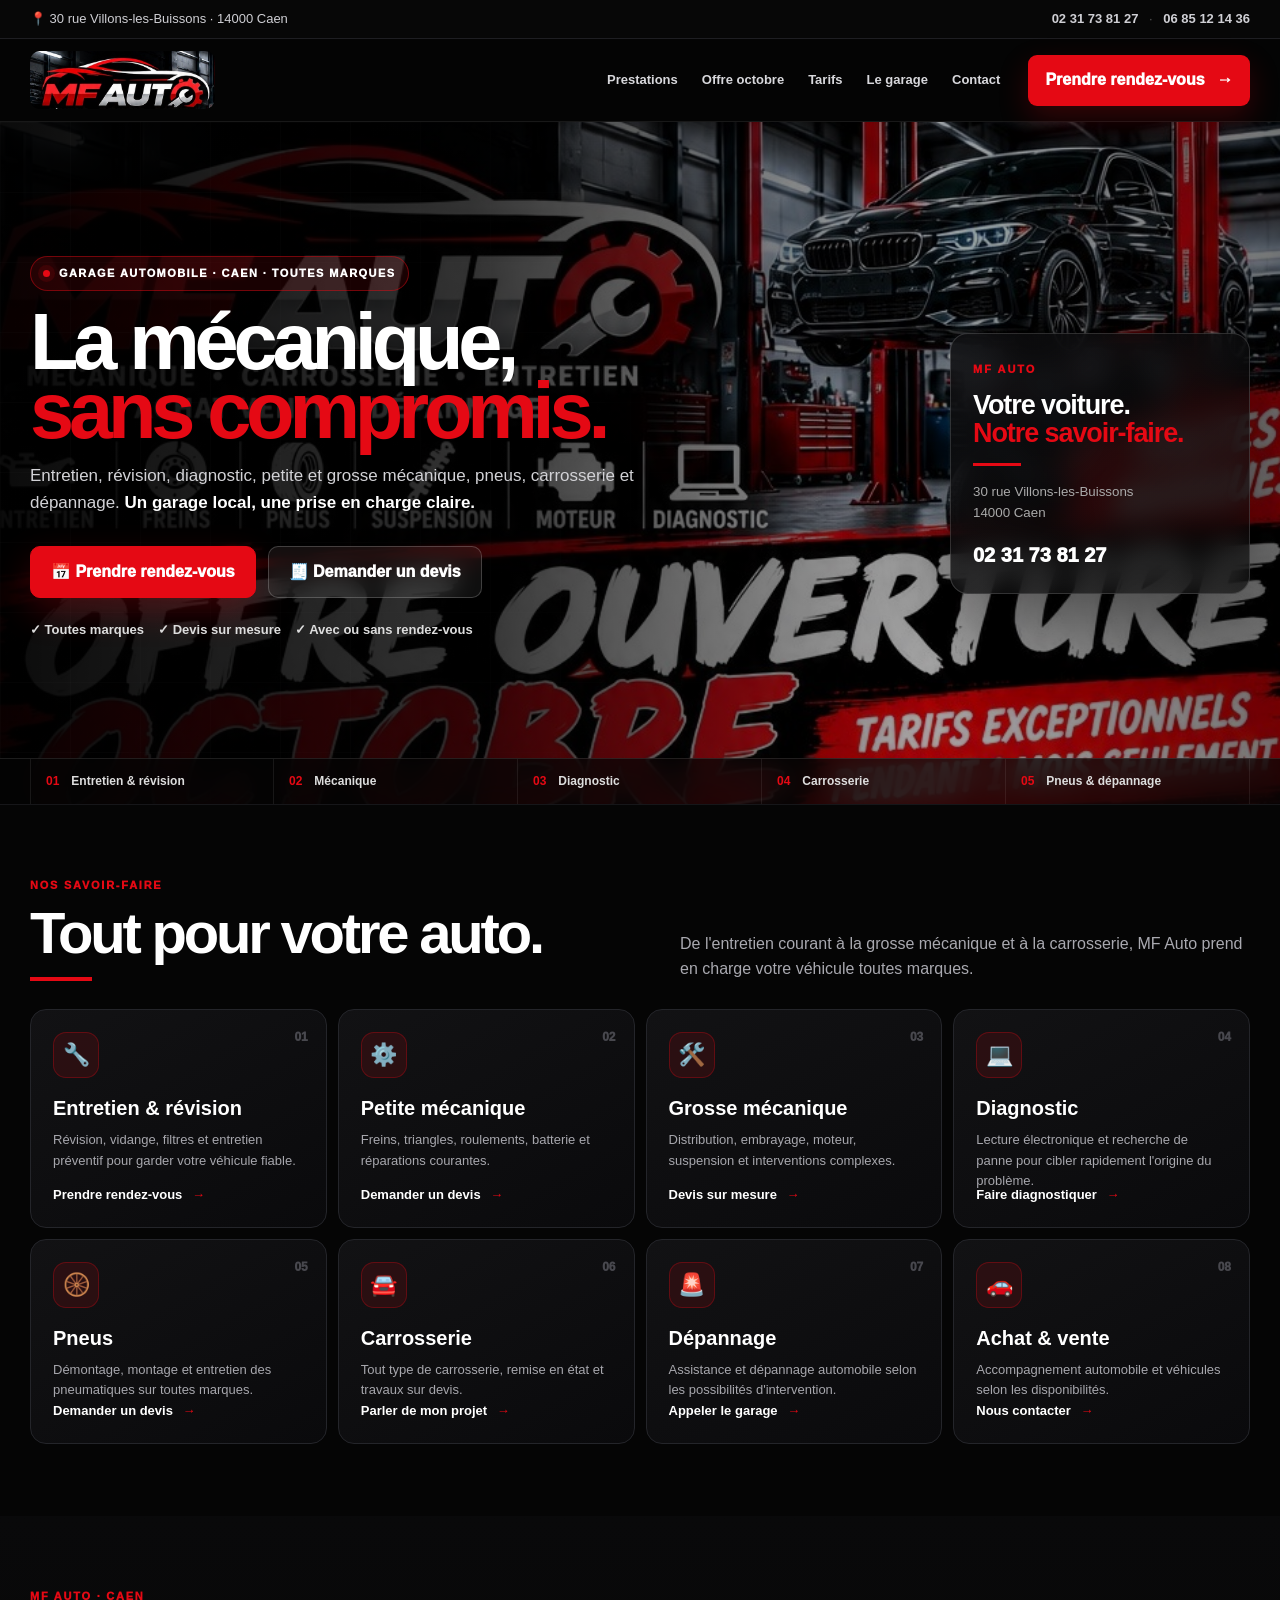
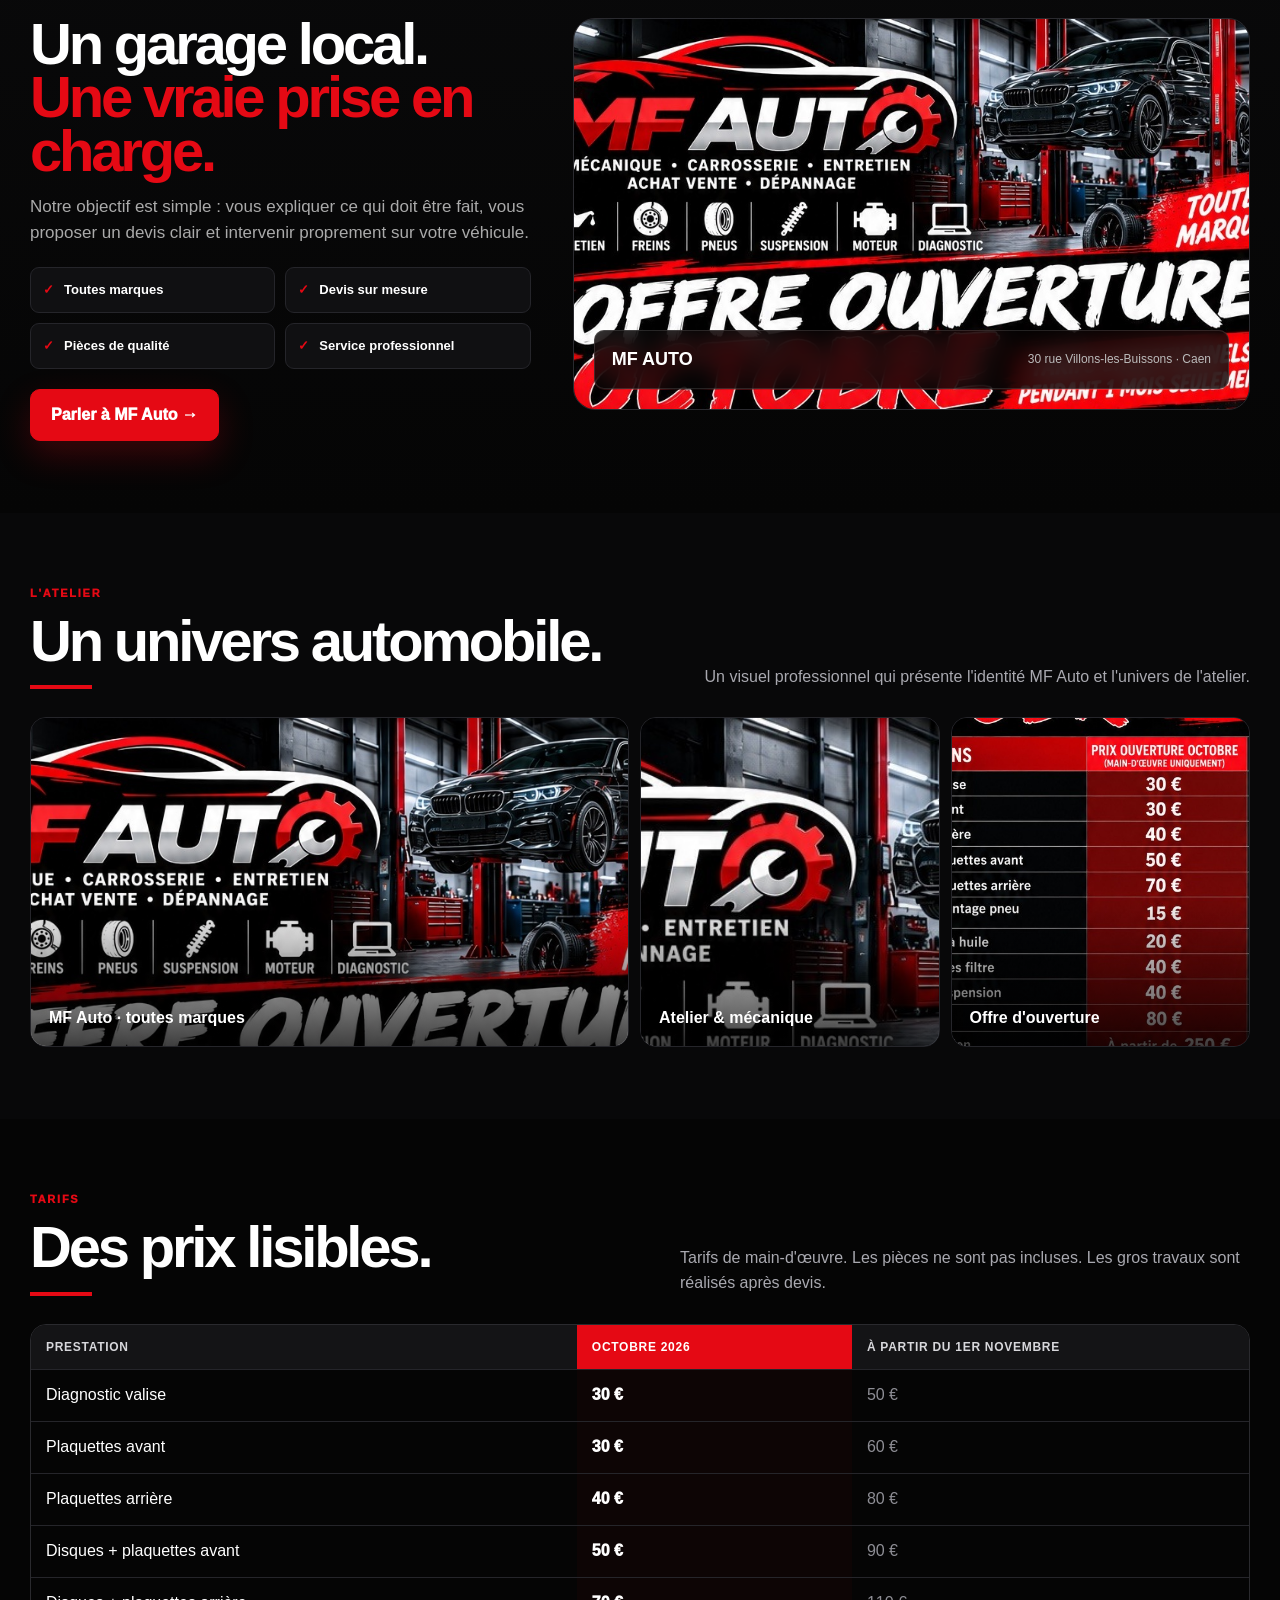
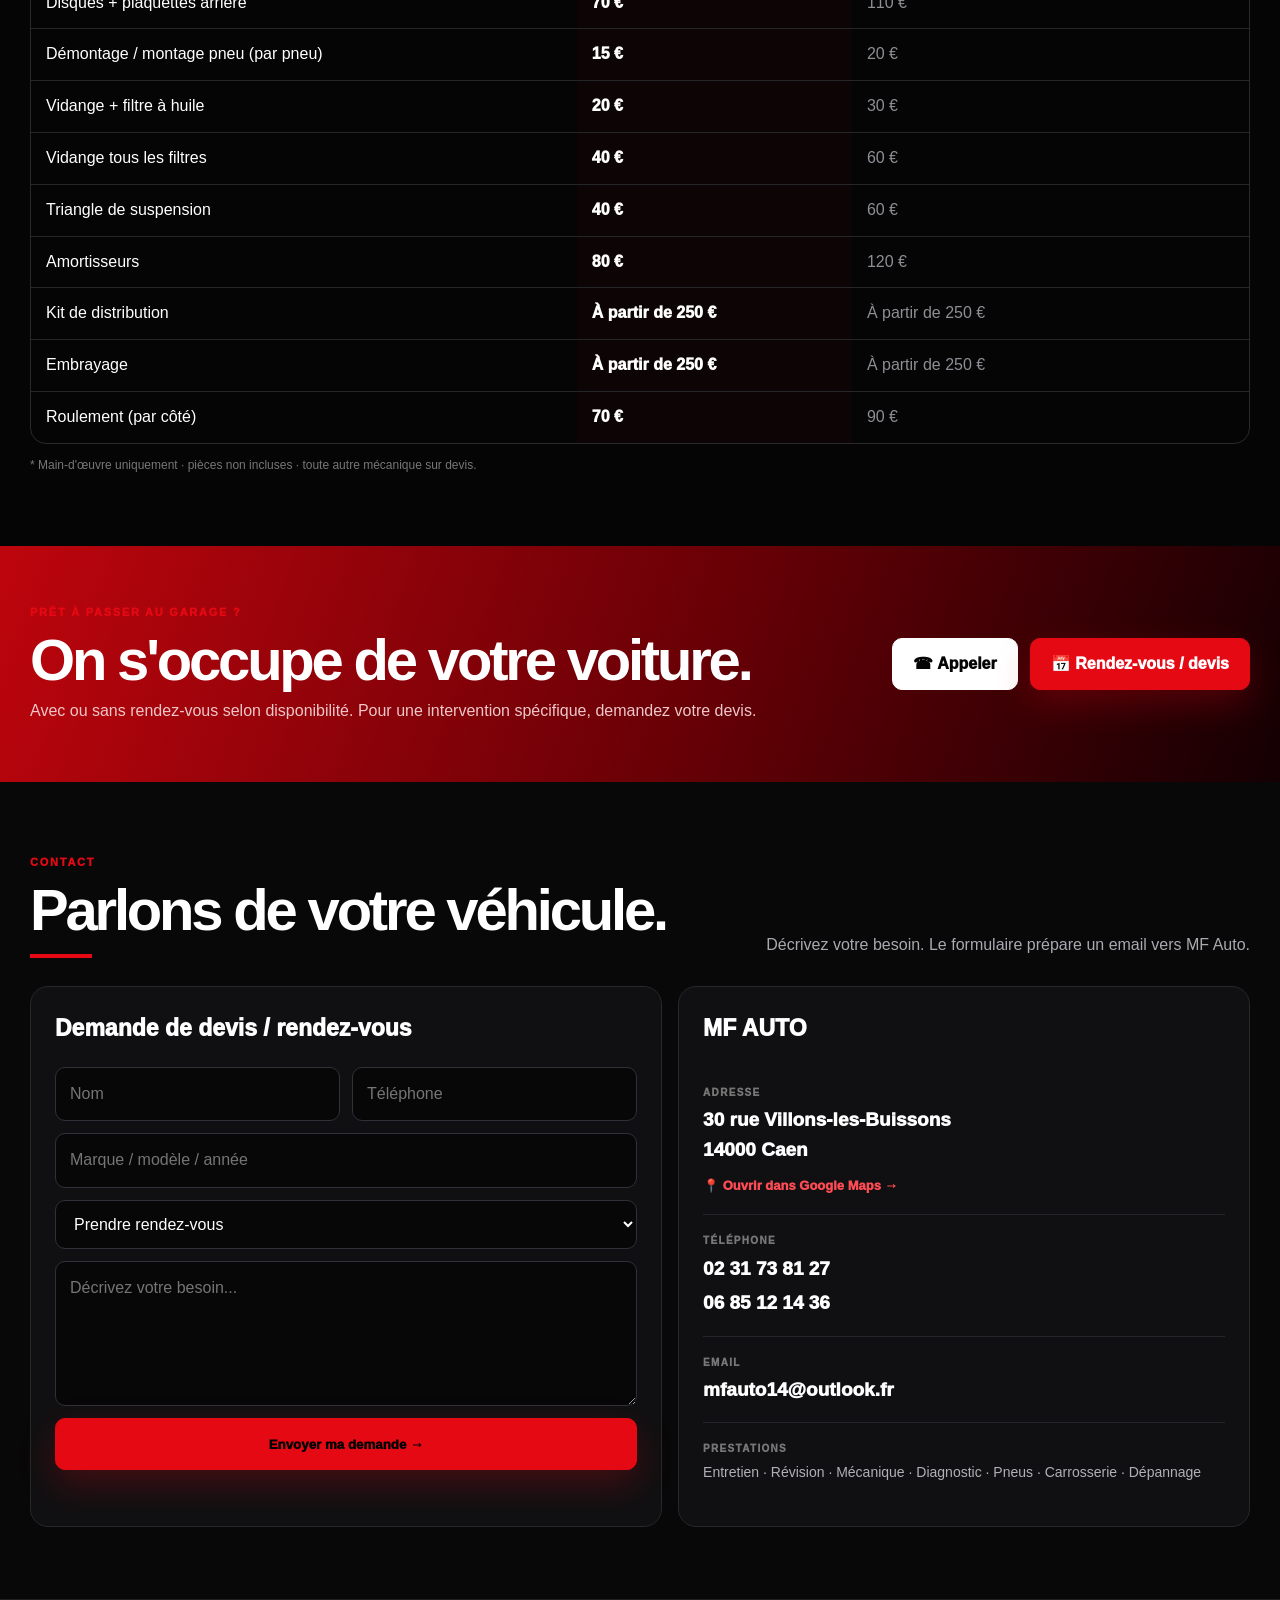
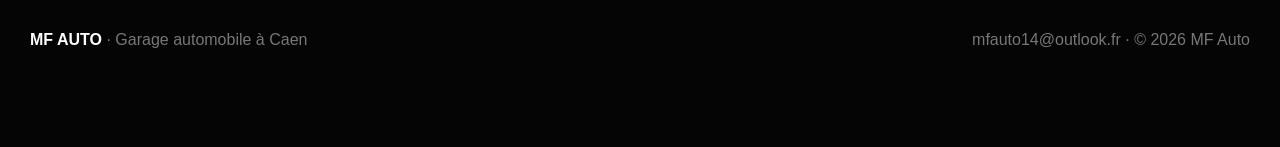
<file: index.html>
<!doctype html>
<html lang="fr">
<head>
<meta charset="utf-8">
<meta name="viewport" content="width=device-width,initial-scale=1">
<title>MF Auto Caen | Garage mécanique, entretien & carrosserie</title>
<meta name="description" content="MF Auto à Caen : entretien, révision, vidange, petite et grosse mécanique, diagnostic, pneus, carrosserie et dépannage toutes marques. Devis gratuit et rendez-vous rapide.">
<meta name="robots" content="index,follow">
<link rel="canonical" href="https://mfauto-caen.fr/">
<link rel="icon" href="logo-mf-auto-crop.jpg">
<meta property="og:title" content="MF Auto Caen — Garage automobile toutes marques">
<meta property="og:description" content="Mécanique, entretien, diagnostic, pneus, carrosserie et dépannage à Caen.">
<meta property="og:url" content="https://mfauto-caen.fr/">
<meta property="og:type" content="website">
<meta property="og:image" content="https://mfauto-caen.fr/mfauto-hero.jpg">
<link rel="stylesheet" href="styles.css">
<script type="application/ld+json">
{
  "@context":"https://schema.org",
  "@type":"AutoRepair",
  "name":"MF Auto",
  "url":"https://mfauto-caen.fr/",
  "email":"mfauto14@outlook.fr",
  "telephone":["+33231738127","+33685121436"],
  "image":"https://mfauto-caen.fr/mfauto-hero.jpg",
  "address":{"@type":"PostalAddress","streetAddress":"30 rue Villons-les-Buissons","postalCode":"14000","addressLocality":"Caen","addressCountry":"FR"},
  "areaServed":["Caen","Calvados"],
  "priceRange":"€€",
  "description":"Garage automobile toutes marques à Caen : entretien, mécanique, diagnostic, pneus, carrosserie et dépannage."
}
</script>
</head>
<body id="top">
<div class="topbar"><div class="container topbar-in"><span>📍 30 rue Villons-les-Buissons · 14000 Caen</span><span><a href="tel:+33231738127">02 31 73 81 27</a> <i>·</i> <a href="tel:+33685121436">06 85 12 14 36</a></span></div></div>
<header class="site-header">
  <div class="container nav">
    <a class="brand" href="#top" aria-label="MF Auto accueil"><img src="logo-mf-auto-crop.jpg" alt="Logo MF Auto"></a>
    <nav class="navlinks" aria-label="Navigation principale">
      <a href="#services">Prestations</a><a href="#offre">Offre octobre</a><a href="#tarifs">Tarifs</a><a href="#garage">Le garage</a><a href="#contact">Contact</a>
    </nav>
    <a class="navcta" href="#contact">Prendre rendez-vous <span>→</span></a>
  </div>
</header>

<main>
<section class="hero">
  <div class="hero-bg"></div><div class="hero-grid"></div>
  <div class="container hero-content">
    <div class="hero-copy">
      <div class="eyebrow"><span class="dot"></span> GARAGE AUTOMOBILE · CAEN · TOUTES MARQUES</div>
      <h1>La mécanique,<br><em>sans compromis.</em></h1>
      <p>Entretien, révision, diagnostic, petite et grosse mécanique, pneus, carrosserie et dépannage. <strong>Un garage local, une prise en charge claire.</strong></p>
      <div class="actions"><a class="btn red" href="#contact">📅 Prendre rendez-vous</a><a class="btn glass" href="#contact">🧾 Demander un devis</a></div>
      <div class="hero-points"><span>✓ Toutes marques</span><span>✓ Devis sur mesure</span><span>✓ Avec ou sans rendez-vous</span></div>
    </div>
    <div class="hero-side">
      <div class="hero-card"><span class="mini-label">MF AUTO</span><strong>Votre voiture.<br><b>Notre savoir-faire.</b></strong><div class="hero-card-line"></div><small>30 rue Villons-les-Buissons<br>14000 Caen</small><a href="tel:+33231738127">02 31 73 81 27</a></div>
    </div>
  </div>
  <div class="hero-bottom"><div class="container statbar"><div><b>01</b><span>Entretien & révision</span></div><div><b>02</b><span>Mécanique</span></div><div><b>03</b><span>Diagnostic</span></div><div><b>04</b><span>Carrosserie</span></div><div><b>05</b><span>Pneus & dépannage</span></div></div></div>
</section>

<section id="offre" class="offer-section">
 <div class="container">
  <div class="section-kicker">OFFRE D'OUVERTURE · OCTOBRE 2026</div>
  <div class="offer-head"><div><h2>Les prix d'ouverture<br><span>qui font la différence.</span></h2></div><div class="offer-intro"><p>Une sélection de prestations à prix réduit pendant le mois d'octobre. <strong>À partir du 1er novembre, la grille normale s'applique.</strong></p><div class="countline"><span class="live-dot"></span> Offre d'ouverture en cours</div></div></div>
  <div class="offer-panel">
   <div class="offer-photo"><img src="offre-octobre.jpg" alt="Offre d'ouverture MF Auto octobre 2026"><div class="photo-badge">OCTOBRE<br><strong>2026</strong></div></div>
   <div class="offer-content"><div class="offer-tag">MAIN-D'ŒUVRE UNIQUEMENT</div><h3>Offre spéciale ouverture</h3><p class="muted">Les pièces ne sont pas incluses dans les tarifs indiqués. Pour toute autre mécanique ou réparation importante : devis sur mesure.</p>
    <div class="deal-list">
      <div><span>Diagnostic valise</span><b>30 € <del>50 €</del></b></div><div><span>Plaquettes avant</span><b>30 € <del>60 €</del></b></div><div><span>Plaquettes arrière</span><b>40 € <del>80 €</del></b></div><div><span>Disques + plaquettes AV</span><b>50 € <del>90 €</del></b></div><div><span>Disques + plaquettes AR</span><b>70 € <del>110 €</del></b></div><div><span>Vidange + filtre à huile</span><b>20 € <del>30 €</del></b></div>
    </div>
    <div class="actions"><a class="btn red" href="#contact">Réserver mon créneau →</a><a class="btn outline" href="#tarifs">Voir tous les tarifs</a></div>
   </div>
  </div>
 </div>
</section>

<section id="services" class="services-section">
 <div class="container">
  <div class="section-head"><div><div class="section-kicker">NOS SAVOIR-FAIRE</div><h2>Tout pour votre auto.</h2></div><p>De l'entretien courant à la grosse mécanique et à la carrosserie, MF Auto prend en charge votre véhicule toutes marques.</p></div>
  <div class="services-grid">
   <article class="service featured"><span class="service-no">01</span><div class="service-icon">🔧</div><h3>Entretien & révision</h3><p>Révision, vidange, filtres et entretien préventif pour garder votre véhicule fiable.</p><a href="#contact">Prendre rendez-vous <span>→</span></a></article>
   <article class="service"><span class="service-no">02</span><div class="service-icon">⚙️</div><h3>Petite mécanique</h3><p>Freins, triangles, roulements, batterie et réparations courantes.</p><a href="#contact">Demander un devis <span>→</span></a></article>
   <article class="service"><span class="service-no">03</span><div class="service-icon">🛠️</div><h3>Grosse mécanique</h3><p>Distribution, embrayage, moteur, suspension et interventions complexes.</p><a href="#contact">Devis sur mesure <span>→</span></a></article>
   <article class="service"><span class="service-no">04</span><div class="service-icon">💻</div><h3>Diagnostic</h3><p>Lecture électronique et recherche de panne pour cibler rapidement l'origine du problème.</p><a href="#contact">Faire diagnostiquer <span>→</span></a></article>
   <article class="service"><span class="service-no">05</span><div class="service-icon">🛞</div><h3>Pneus</h3><p>Démontage, montage et entretien des pneumatiques sur toutes marques.</p><a href="#contact">Demander un devis <span>→</span></a></article>
   <article class="service"><span class="service-no">06</span><div class="service-icon">🚘</div><h3>Carrosserie</h3><p>Tout type de carrosserie, remise en état et travaux sur devis.</p><a href="#contact">Parler de mon projet <span>→</span></a></article>
   <article class="service"><span class="service-no">07</span><div class="service-icon">🚨</div><h3>Dépannage</h3><p>Assistance et dépannage automobile selon les possibilités d'intervention.</p><a href="tel:+33685121436">Appeler le garage <span>→</span></a></article>
   <article class="service"><span class="service-no">08</span><div class="service-icon">🚗</div><h3>Achat & vente</h3><p>Accompagnement automobile et véhicules selon les disponibilités.</p><a href="#contact">Nous contacter <span>→</span></a></article>
  </div>
 </div>
</section>

<section id="garage" class="showcase-section"><div class="container showcase"><div class="showcase-copy"><div class="section-kicker">MF AUTO · CAEN</div><h2>Un garage local.<br><span>Une vraie prise en charge.</span></h2><p>Notre objectif est simple : vous expliquer ce qui doit être fait, vous proposer un devis clair et intervenir proprement sur votre véhicule.</p><div class="trust-grid"><div><b>✓</b><span>Toutes marques</span></div><div><b>✓</b><span>Devis sur mesure</span></div><div><b>✓</b><span>Pièces de qualité</span></div><div><b>✓</b><span>Service professionnel</span></div></div><a class="btn red" href="#contact">Parler à MF Auto →</a></div><div class="showcase-photo"><img src="garage-wide.jpg" alt="Atelier automobile MF Auto à Caen"><div class="photo-caption"><strong>MF AUTO</strong><span>30 rue Villons-les-Buissons · Caen</span></div></div></div></section>

<section class="gallery-section"><div class="container"><div class="section-head"><div><div class="section-kicker">L'ATELIER</div><h2>Un univers automobile.</h2></div><p>Un visuel professionnel qui présente l'identité MF Auto et l'univers de l'atelier.</p></div><div class="gallery"><figure class="large"><img src="mfauto-hero.jpg" alt="MF Auto garage automobile"><figcaption>MF Auto · toutes marques</figcaption></figure><figure><img src="garage.jpg" alt="Atelier MF Auto"><figcaption>Atelier & mécanique</figcaption></figure><figure><img src="promo.jpg" alt="Promotion MF Auto"><figcaption>Offre d'ouverture</figcaption></figure></div></div></section>

<section id="tarifs" class="pricing-section"><div class="container"><div class="section-head"><div><div class="section-kicker">TARIFS</div><h2>Des prix lisibles.</h2></div><p>Tarifs de main-d'œuvre. Les pièces ne sont pas incluses. Les gros travaux sont réalisés après devis.</p></div><div class="price-table-wrap"><table class="price-table"><thead><tr><th>Prestation</th><th class="promo-col">Octobre 2026</th><th>À partir du 1er novembre</th></tr></thead><tbody><tr><td>Diagnostic valise</td><td>30 €</td><td>50 €</td></tr><tr><td>Plaquettes avant</td><td>30 €</td><td>60 €</td></tr><tr><td>Plaquettes arrière</td><td>40 €</td><td>80 €</td></tr><tr><td>Disques + plaquettes avant</td><td>50 €</td><td>90 €</td></tr><tr><td>Disques + plaquettes arrière</td><td>70 €</td><td>110 €</td></tr><tr><td>Démontage / montage pneu (par pneu)</td><td>15 €</td><td>20 €</td></tr><tr><td>Vidange + filtre à huile</td><td>20 €</td><td>30 €</td></tr><tr><td>Vidange tous les filtres</td><td>40 €</td><td>60 €</td></tr><tr><td>Triangle de suspension</td><td>40 €</td><td>60 €</td></tr><tr><td>Amortisseurs</td><td>80 €</td><td>120 €</td></tr><tr><td>Kit de distribution</td><td>À partir de 250 €</td><td>À partir de 250 €</td></tr><tr><td>Embrayage</td><td>À partir de 250 €</td><td>À partir de 250 €</td></tr><tr><td>Roulement (par côté)</td><td>70 €</td><td>90 €</td></tr></tbody></table></div><div class="price-note">* Main-d'œuvre uniquement · pièces non incluses · toute autre mécanique sur devis.</div></div></section>

<section class="final-cta"><div class="container final-cta-inner"><div><div class="section-kicker">PRÊT À PASSER AU GARAGE ?</div><h2>On s'occupe de votre voiture.</h2><p>Avec ou sans rendez-vous selon disponibilité. Pour une intervention spécifique, demandez votre devis.</p></div><div class="actions"><a class="btn white" href="tel:+33231738127">☎ Appeler</a><a class="btn red" href="#contact">📅 Rendez-vous / devis</a></div></div></section>

<section id="contact" class="contact-section"><div class="container"><div class="section-head"><div><div class="section-kicker">CONTACT</div><h2>Parlons de votre véhicule.</h2></div><p>Décrivez votre besoin. Le formulaire prépare un email vers MF Auto.</p></div><div class="contact-grid"><div class="contact-card"><div class="contact-title">Demande de devis / rendez-vous</div><form class="form" action="mailto:mfauto14@outlook.fr" method="post" enctype="text/plain"><div class="form-two"><input name="Nom" placeholder="Nom" required><input name="Téléphone" placeholder="Téléphone" type="tel" required></div><input name="Véhicule" placeholder="Marque / modèle / année" required><select name="Demande"><option>Prendre rendez-vous</option><option>Demander un devis</option><option>Diagnostic</option><option>Entretien / révision</option><option>Mécanique</option><option>Carrosserie</option><option>Pneus</option><option>Dépannage</option></select><textarea name="Message" placeholder="Décrivez votre besoin..."></textarea><button class="btn red" type="submit">Envoyer ma demande →</button></form></div><div class="contact-card contact-info"><div class="contact-title">MF AUTO</div><div class="info-block"><small>ADRESSE</small><strong>30 rue Villons-les-Buissons<br>14000 Caen</strong><a class="text-link" href="https://www.google.com/maps/search/?api=1&query=30+rue+Villons-les-Buissons+14000+Caen" target="_blank" rel="noopener">📍 Ouvrir dans Google Maps →</a></div><div class="info-block"><small>TÉLÉPHONE</small><a href="tel:+33231738127">02 31 73 81 27</a><a href="tel:+33685121436">06 85 12 14 36</a></div><div class="info-block"><small>EMAIL</small><a href="mailto:mfauto14@outlook.fr">mfauto14@outlook.fr</a></div><div class="info-block"><small>PRESTATIONS</small><span>Entretien · Révision · Mécanique · Diagnostic · Pneus · Carrosserie · Dépannage</span></div></div></div></div></section>
</main>

<div class="mobile-actions"><a href="tel:+33231738127">☎ Appeler</a><a href="#contact">📅 RDV / Devis</a></div>
<footer><div class="container footerline"><div><strong>MF AUTO</strong> · Garage automobile à Caen</div><div><a href="mailto:mfauto14@outlook.fr">mfauto14@outlook.fr</a> · © 2026 MF Auto</div></div></footer>
<script>
(function(){
  const cutoff = new Date('2026-11-01T00:00:00+01:00');
  const now = new Date();
  const offer = document.querySelector('.offer-section');
  if(now >= cutoff && offer){ offer.classList.add('offer-expired'); }
})();
</script>
</body>
</html>
</file>
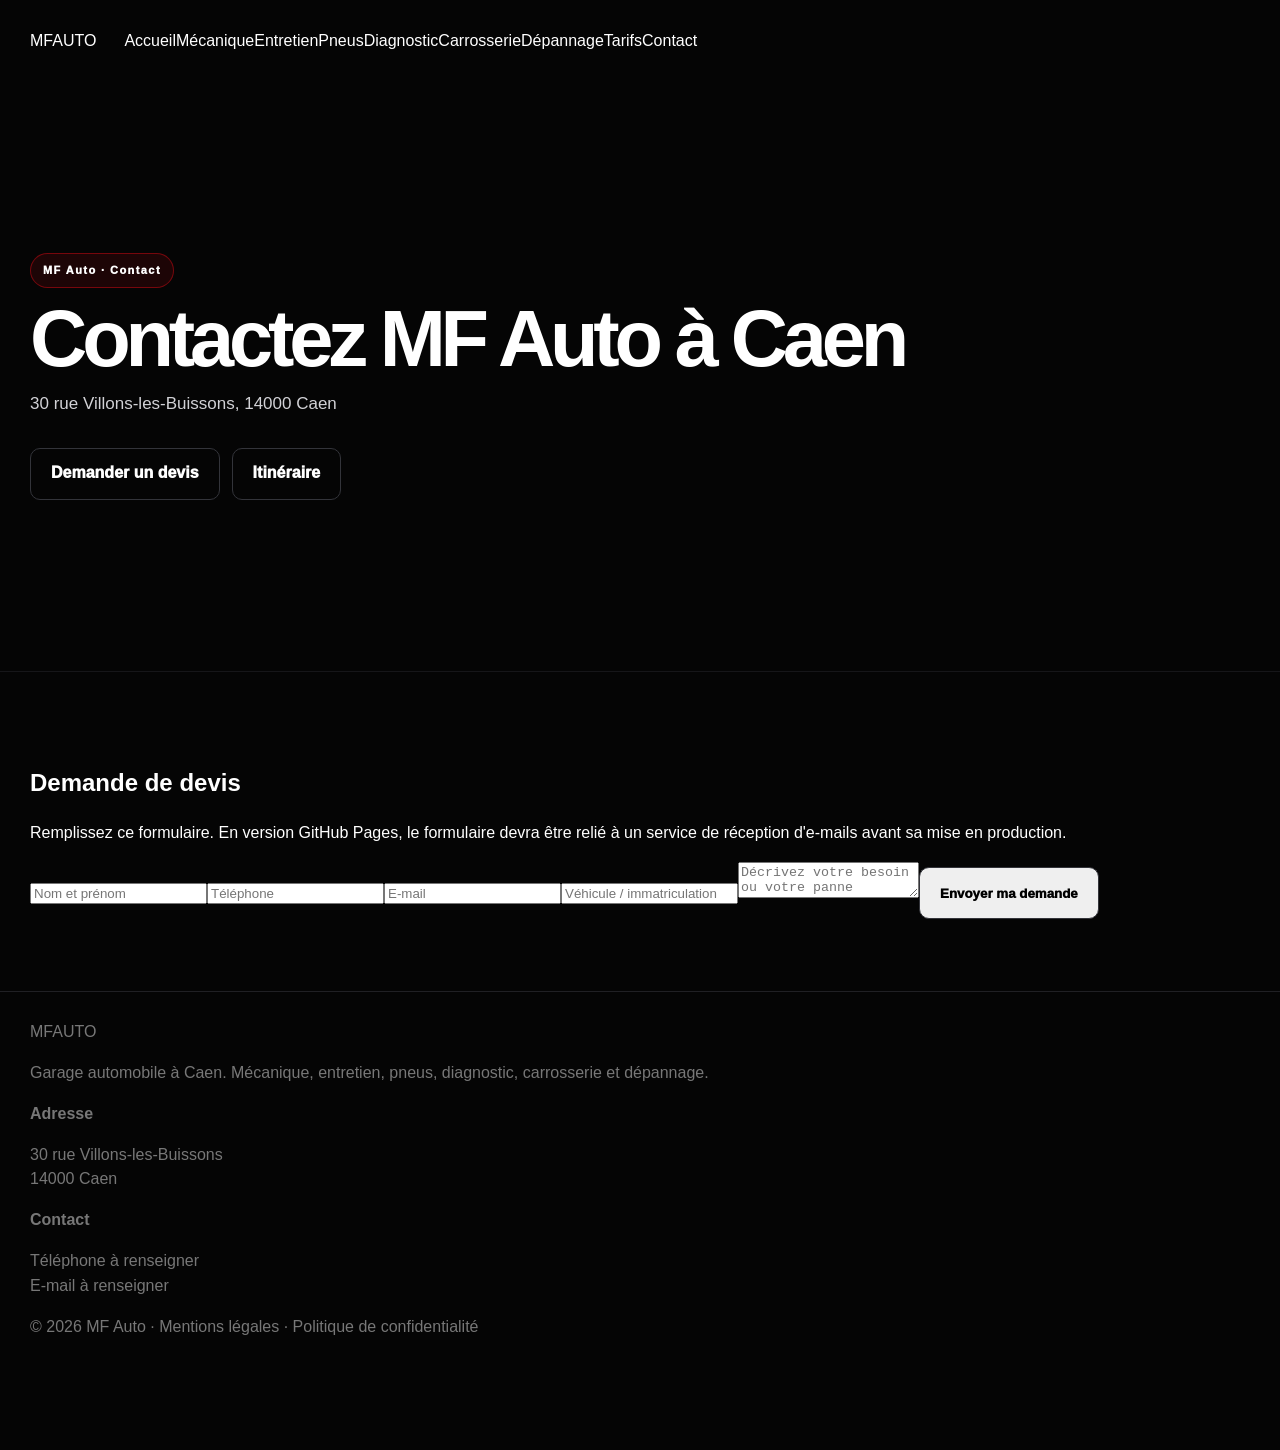
<file: contact.html>
<!doctype html><html lang="fr"><head><meta charset="utf-8"><meta name="viewport" content="width=device-width,initial-scale=1"><title>Contact MF Auto | Garage automobile à Caen</title><meta name="description" content="Contacter MF Auto, garage automobile au 30 rue Villons-les-Buissons, 14000 Caen."><link rel="stylesheet" href="styles.css"><script type="application/ld+json">{
"@context":"https://schema.org","@type":"AutoRepair","name":"MF Auto","url":"https://mfauto-caen.fr/","telephone":"","address":{"@type":"PostalAddress","streetAddress":"30 rue Villons-les-Buissons","postalCode":"14000","addressLocality":"Caen","addressCountry":"FR"},"areaServed":["Caen","Calvados"]
}</script></head>
<body><header><div class="container nav"><a class="logo" href="index.html">MF<span>AUTO</span></a><nav>
<a href="index.html">Accueil</a><a href="mecanique.html">Mécanique</a><a href="entretien.html">Entretien</a><a href="pneus.html">Pneus</a><a href="diagnostic.html">Diagnostic</a><a href="carrosserie.html">Carrosserie</a><a href="depannage.html">Dépannage</a><a href="tarifs.html">Tarifs</a><a href="contact.html">Contact</a>
</nav></div></header>
<main><section class="hero"><div class="container"><div class="eyebrow">MF Auto · Contact</div><h1>Contactez MF Auto à Caen</h1><p>30 rue Villons-les-Buissons, 14000 Caen</p><div class="actions"><a class="btn" href="#formulaire">Demander un devis</a><a class="btn secondary" href="https://www.google.com/maps/search/?api=1&query=30+rue+Villons-les-Buissons+14000+Caen" target="_blank" rel="noopener">Itinéraire</a></div></div></section>
<section id="formulaire"><div class="container"><h2 class="section-title">Demande de devis</h2><p class="section-lead">Remplissez ce formulaire. En version GitHub Pages, le formulaire devra être relié à un service de réception d'e-mails avant sa mise en production.</p><form><input placeholder="Nom et prénom"><input placeholder="Téléphone"><input type="email" placeholder="E-mail"><input placeholder="Véhicule / immatriculation"><textarea placeholder="Décrivez votre besoin ou votre panne"></textarea><button class="btn" type="button">Envoyer ma demande</button></form></div></section></main><footer><div class="container footer-grid"><div><div class="logo">MF<span>AUTO</span></div><p>Garage automobile à Caen. Mécanique, entretien, pneus, diagnostic, carrosserie et dépannage.</p></div><div><strong>Adresse</strong><p>30 rue Villons-les-Buissons<br>14000 Caen</p></div><div><strong>Contact</strong><p>Téléphone à renseigner<br>E-mail à renseigner</p></div></div><div class="container"><p class="small">© 2026 MF Auto · Mentions légales · Politique de confidentialité</p></div></footer></body></html>
</file>
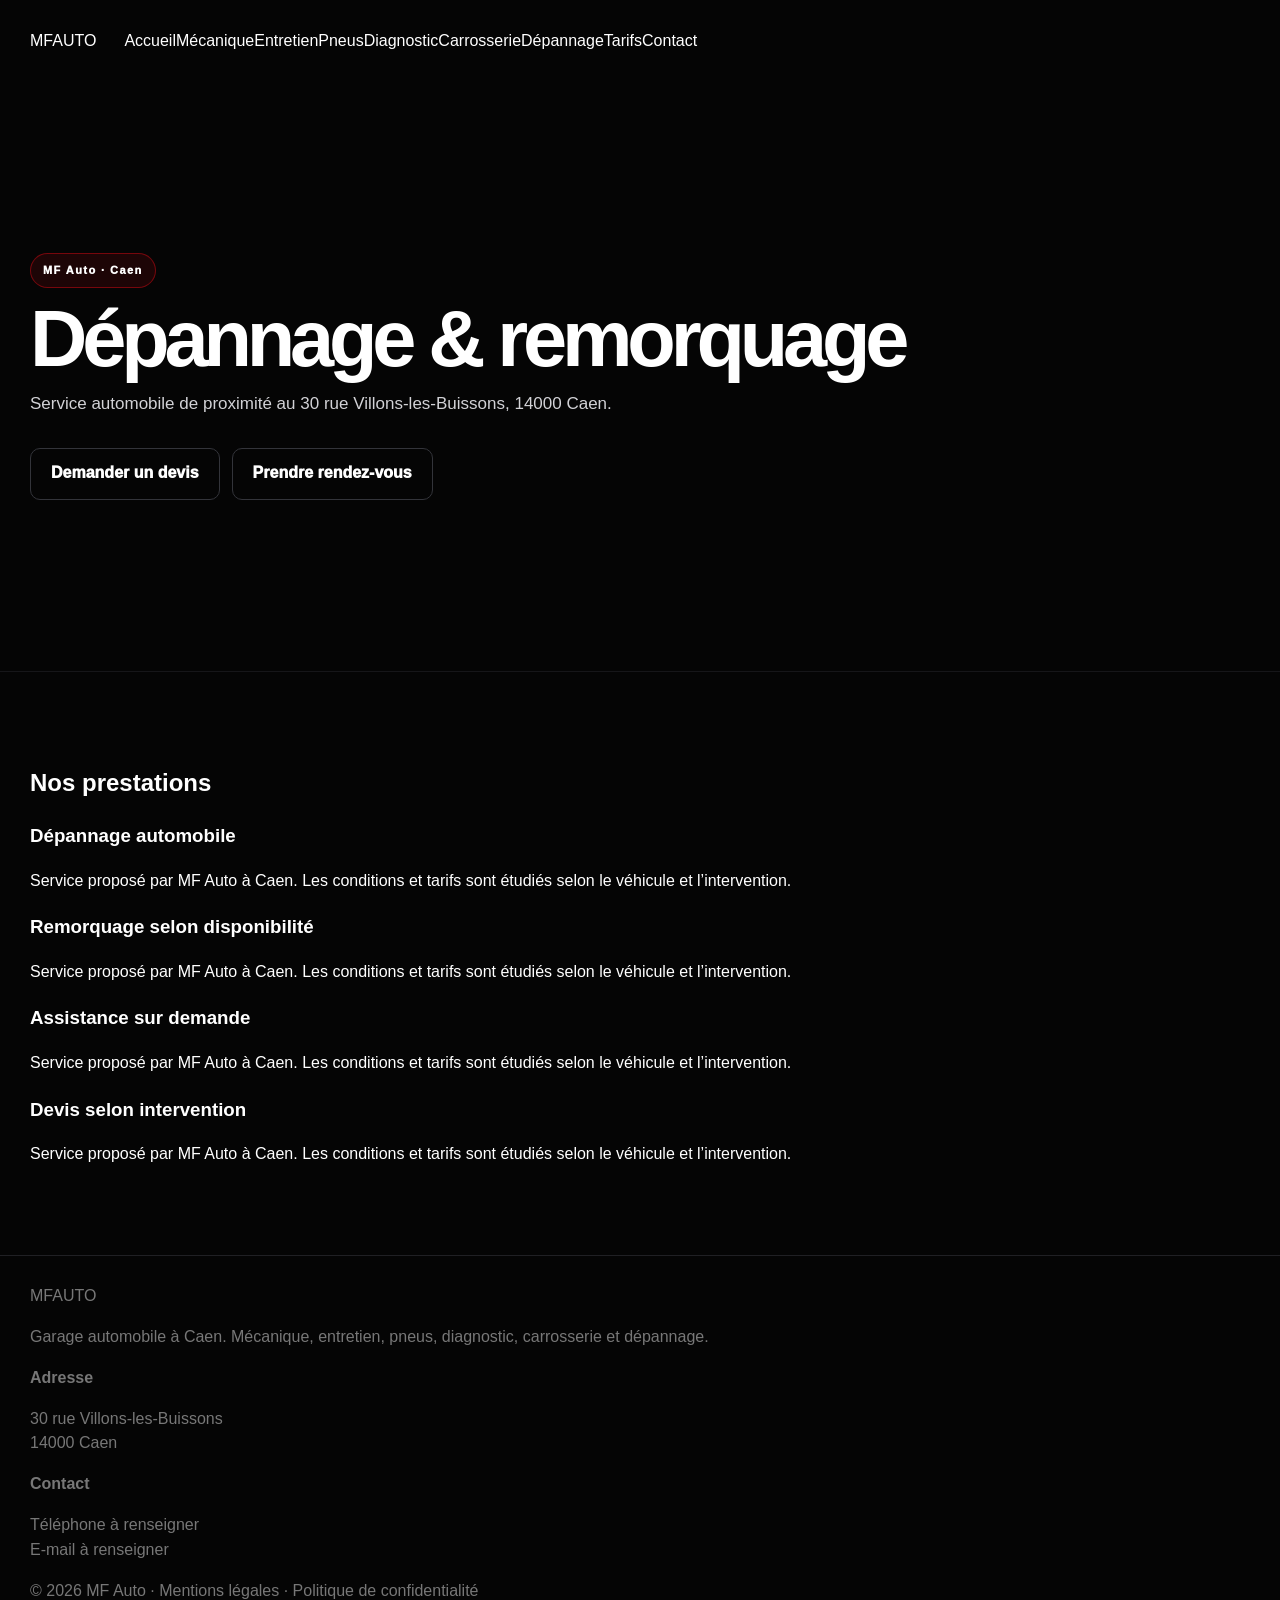
<file: depannage.html>
<!doctype html><html lang="fr"><head><meta charset="utf-8"><meta name="viewport" content="width=device-width,initial-scale=1"><title>Dépannage automobile à Caen | MF Auto</title><meta name="description" content="Dépannage et remorquage automobile à Caen et alentours."><link rel="stylesheet" href="styles.css"><script type="application/ld+json">{
"@context":"https://schema.org","@type":"AutoRepair","name":"MF Auto","url":"https://mfauto-caen.fr/","telephone":"","address":{"@type":"PostalAddress","streetAddress":"30 rue Villons-les-Buissons","postalCode":"14000","addressLocality":"Caen","addressCountry":"FR"},"areaServed":["Caen","Calvados"]
}</script></head>
<body><header><div class="container nav"><a class="logo" href="index.html">MF<span>AUTO</span></a><nav>
<a href="index.html">Accueil</a><a href="mecanique.html">Mécanique</a><a href="entretien.html">Entretien</a><a href="pneus.html">Pneus</a><a href="diagnostic.html">Diagnostic</a><a href="carrosserie.html">Carrosserie</a><a href="depannage.html">Dépannage</a><a href="tarifs.html">Tarifs</a><a href="contact.html">Contact</a>
</nav></div></header>
<main><section class="hero"><div class="container"><div class="eyebrow">MF Auto · Caen</div><h1>Dépannage & remorquage</h1><p>Service automobile de proximité au 30 rue Villons-les-Buissons, 14000 Caen.</p><div class="actions"><a class="btn" href="contact.html">Demander un devis</a><a class="btn secondary" href="contact.html">Prendre rendez-vous</a></div></div></section><section><div class="container"><h2 class="section-title">Nos prestations</h2><div class="grid"><div class="card"><h3>Dépannage automobile</h3><p>Service proposé par MF Auto à Caen. Les conditions et tarifs sont étudiés selon le véhicule et l’intervention.</p></div><div class="card"><h3>Remorquage selon disponibilité</h3><p>Service proposé par MF Auto à Caen. Les conditions et tarifs sont étudiés selon le véhicule et l’intervention.</p></div><div class="card"><h3>Assistance sur demande</h3><p>Service proposé par MF Auto à Caen. Les conditions et tarifs sont étudiés selon le véhicule et l’intervention.</p></div><div class="card"><h3>Devis selon intervention</h3><p>Service proposé par MF Auto à Caen. Les conditions et tarifs sont étudiés selon le véhicule et l’intervention.</p></div></div></div></section></main><footer><div class="container footer-grid"><div><div class="logo">MF<span>AUTO</span></div><p>Garage automobile à Caen. Mécanique, entretien, pneus, diagnostic, carrosserie et dépannage.</p></div><div><strong>Adresse</strong><p>30 rue Villons-les-Buissons<br>14000 Caen</p></div><div><strong>Contact</strong><p>Téléphone à renseigner<br>E-mail à renseigner</p></div></div><div class="container"><p class="small">© 2026 MF Auto · Mentions légales · Politique de confidentialité</p></div></footer></body></html>
</file>
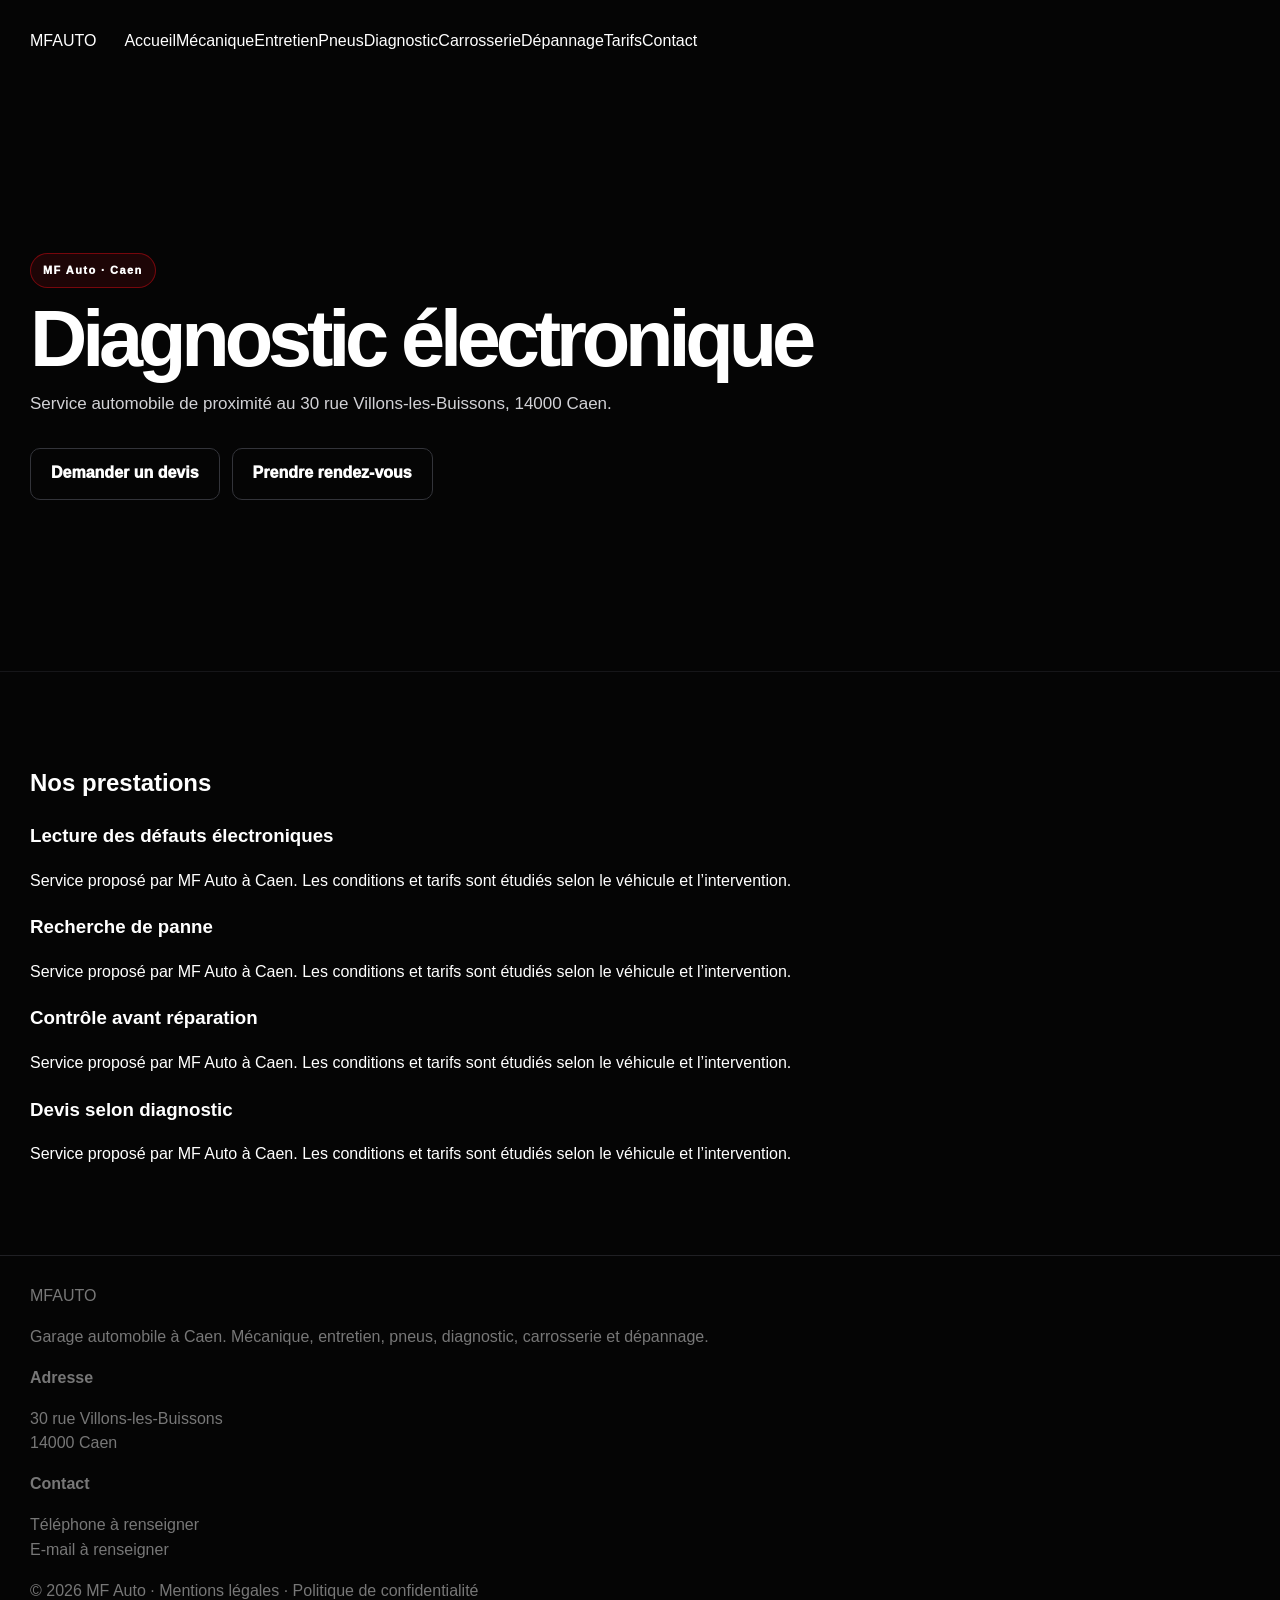
<file: diagnostic.html>
<!doctype html><html lang="fr"><head><meta charset="utf-8"><meta name="viewport" content="width=device-width,initial-scale=1"><title>Diagnostic automobile à Caen | MF Auto</title><meta name="description" content="Diagnostic électronique et recherche de panne automobile à Caen."><link rel="stylesheet" href="styles.css"><script type="application/ld+json">{
"@context":"https://schema.org","@type":"AutoRepair","name":"MF Auto","url":"https://mfauto-caen.fr/","telephone":"","address":{"@type":"PostalAddress","streetAddress":"30 rue Villons-les-Buissons","postalCode":"14000","addressLocality":"Caen","addressCountry":"FR"},"areaServed":["Caen","Calvados"]
}</script></head>
<body><header><div class="container nav"><a class="logo" href="index.html">MF<span>AUTO</span></a><nav>
<a href="index.html">Accueil</a><a href="mecanique.html">Mécanique</a><a href="entretien.html">Entretien</a><a href="pneus.html">Pneus</a><a href="diagnostic.html">Diagnostic</a><a href="carrosserie.html">Carrosserie</a><a href="depannage.html">Dépannage</a><a href="tarifs.html">Tarifs</a><a href="contact.html">Contact</a>
</nav></div></header>
<main><section class="hero"><div class="container"><div class="eyebrow">MF Auto · Caen</div><h1>Diagnostic électronique</h1><p>Service automobile de proximité au 30 rue Villons-les-Buissons, 14000 Caen.</p><div class="actions"><a class="btn" href="contact.html">Demander un devis</a><a class="btn secondary" href="contact.html">Prendre rendez-vous</a></div></div></section><section><div class="container"><h2 class="section-title">Nos prestations</h2><div class="grid"><div class="card"><h3>Lecture des défauts électroniques</h3><p>Service proposé par MF Auto à Caen. Les conditions et tarifs sont étudiés selon le véhicule et l’intervention.</p></div><div class="card"><h3>Recherche de panne</h3><p>Service proposé par MF Auto à Caen. Les conditions et tarifs sont étudiés selon le véhicule et l’intervention.</p></div><div class="card"><h3>Contrôle avant réparation</h3><p>Service proposé par MF Auto à Caen. Les conditions et tarifs sont étudiés selon le véhicule et l’intervention.</p></div><div class="card"><h3>Devis selon diagnostic</h3><p>Service proposé par MF Auto à Caen. Les conditions et tarifs sont étudiés selon le véhicule et l’intervention.</p></div></div></div></section></main><footer><div class="container footer-grid"><div><div class="logo">MF<span>AUTO</span></div><p>Garage automobile à Caen. Mécanique, entretien, pneus, diagnostic, carrosserie et dépannage.</p></div><div><strong>Adresse</strong><p>30 rue Villons-les-Buissons<br>14000 Caen</p></div><div><strong>Contact</strong><p>Téléphone à renseigner<br>E-mail à renseigner</p></div></div><div class="container"><p class="small">© 2026 MF Auto · Mentions légales · Politique de confidentialité</p></div></footer></body></html>
</file>
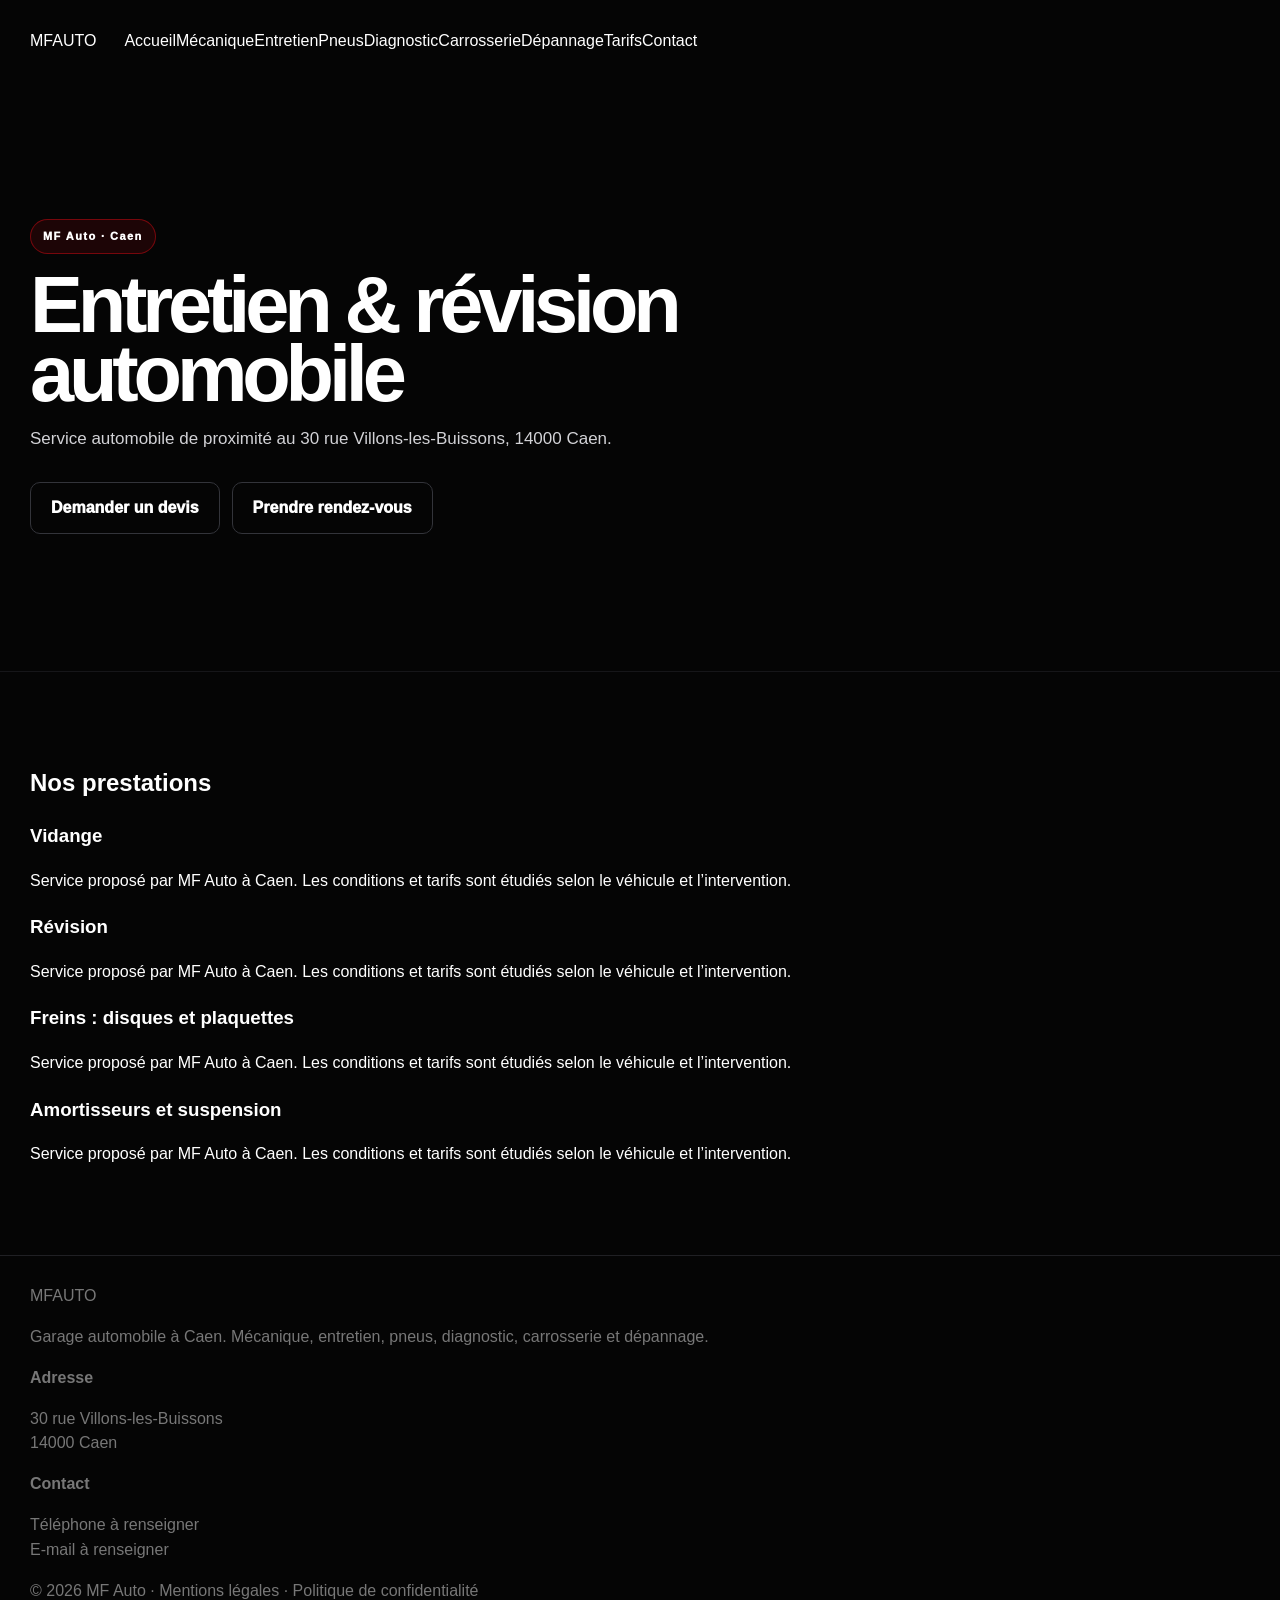
<file: entretien.html>
<!doctype html><html lang="fr"><head><meta charset="utf-8"><meta name="viewport" content="width=device-width,initial-scale=1"><title>Entretien voiture à Caen | MF Auto</title><meta name="description" content="Vidange, révision, freins, amortisseurs et entretien courant à Caen."><link rel="stylesheet" href="styles.css"><script type="application/ld+json">{
"@context":"https://schema.org","@type":"AutoRepair","name":"MF Auto","url":"https://mfauto-caen.fr/","telephone":"","address":{"@type":"PostalAddress","streetAddress":"30 rue Villons-les-Buissons","postalCode":"14000","addressLocality":"Caen","addressCountry":"FR"},"areaServed":["Caen","Calvados"]
}</script></head>
<body><header><div class="container nav"><a class="logo" href="index.html">MF<span>AUTO</span></a><nav>
<a href="index.html">Accueil</a><a href="mecanique.html">Mécanique</a><a href="entretien.html">Entretien</a><a href="pneus.html">Pneus</a><a href="diagnostic.html">Diagnostic</a><a href="carrosserie.html">Carrosserie</a><a href="depannage.html">Dépannage</a><a href="tarifs.html">Tarifs</a><a href="contact.html">Contact</a>
</nav></div></header>
<main><section class="hero"><div class="container"><div class="eyebrow">MF Auto · Caen</div><h1>Entretien & révision automobile</h1><p>Service automobile de proximité au 30 rue Villons-les-Buissons, 14000 Caen.</p><div class="actions"><a class="btn" href="contact.html">Demander un devis</a><a class="btn secondary" href="contact.html">Prendre rendez-vous</a></div></div></section><section><div class="container"><h2 class="section-title">Nos prestations</h2><div class="grid"><div class="card"><h3>Vidange</h3><p>Service proposé par MF Auto à Caen. Les conditions et tarifs sont étudiés selon le véhicule et l’intervention.</p></div><div class="card"><h3>Révision</h3><p>Service proposé par MF Auto à Caen. Les conditions et tarifs sont étudiés selon le véhicule et l’intervention.</p></div><div class="card"><h3>Freins : disques et plaquettes</h3><p>Service proposé par MF Auto à Caen. Les conditions et tarifs sont étudiés selon le véhicule et l’intervention.</p></div><div class="card"><h3>Amortisseurs et suspension</h3><p>Service proposé par MF Auto à Caen. Les conditions et tarifs sont étudiés selon le véhicule et l’intervention.</p></div></div></div></section></main><footer><div class="container footer-grid"><div><div class="logo">MF<span>AUTO</span></div><p>Garage automobile à Caen. Mécanique, entretien, pneus, diagnostic, carrosserie et dépannage.</p></div><div><strong>Adresse</strong><p>30 rue Villons-les-Buissons<br>14000 Caen</p></div><div><strong>Contact</strong><p>Téléphone à renseigner<br>E-mail à renseigner</p></div></div><div class="container"><p class="small">© 2026 MF Auto · Mentions légales · Politique de confidentialité</p></div></footer></body></html>
</file>
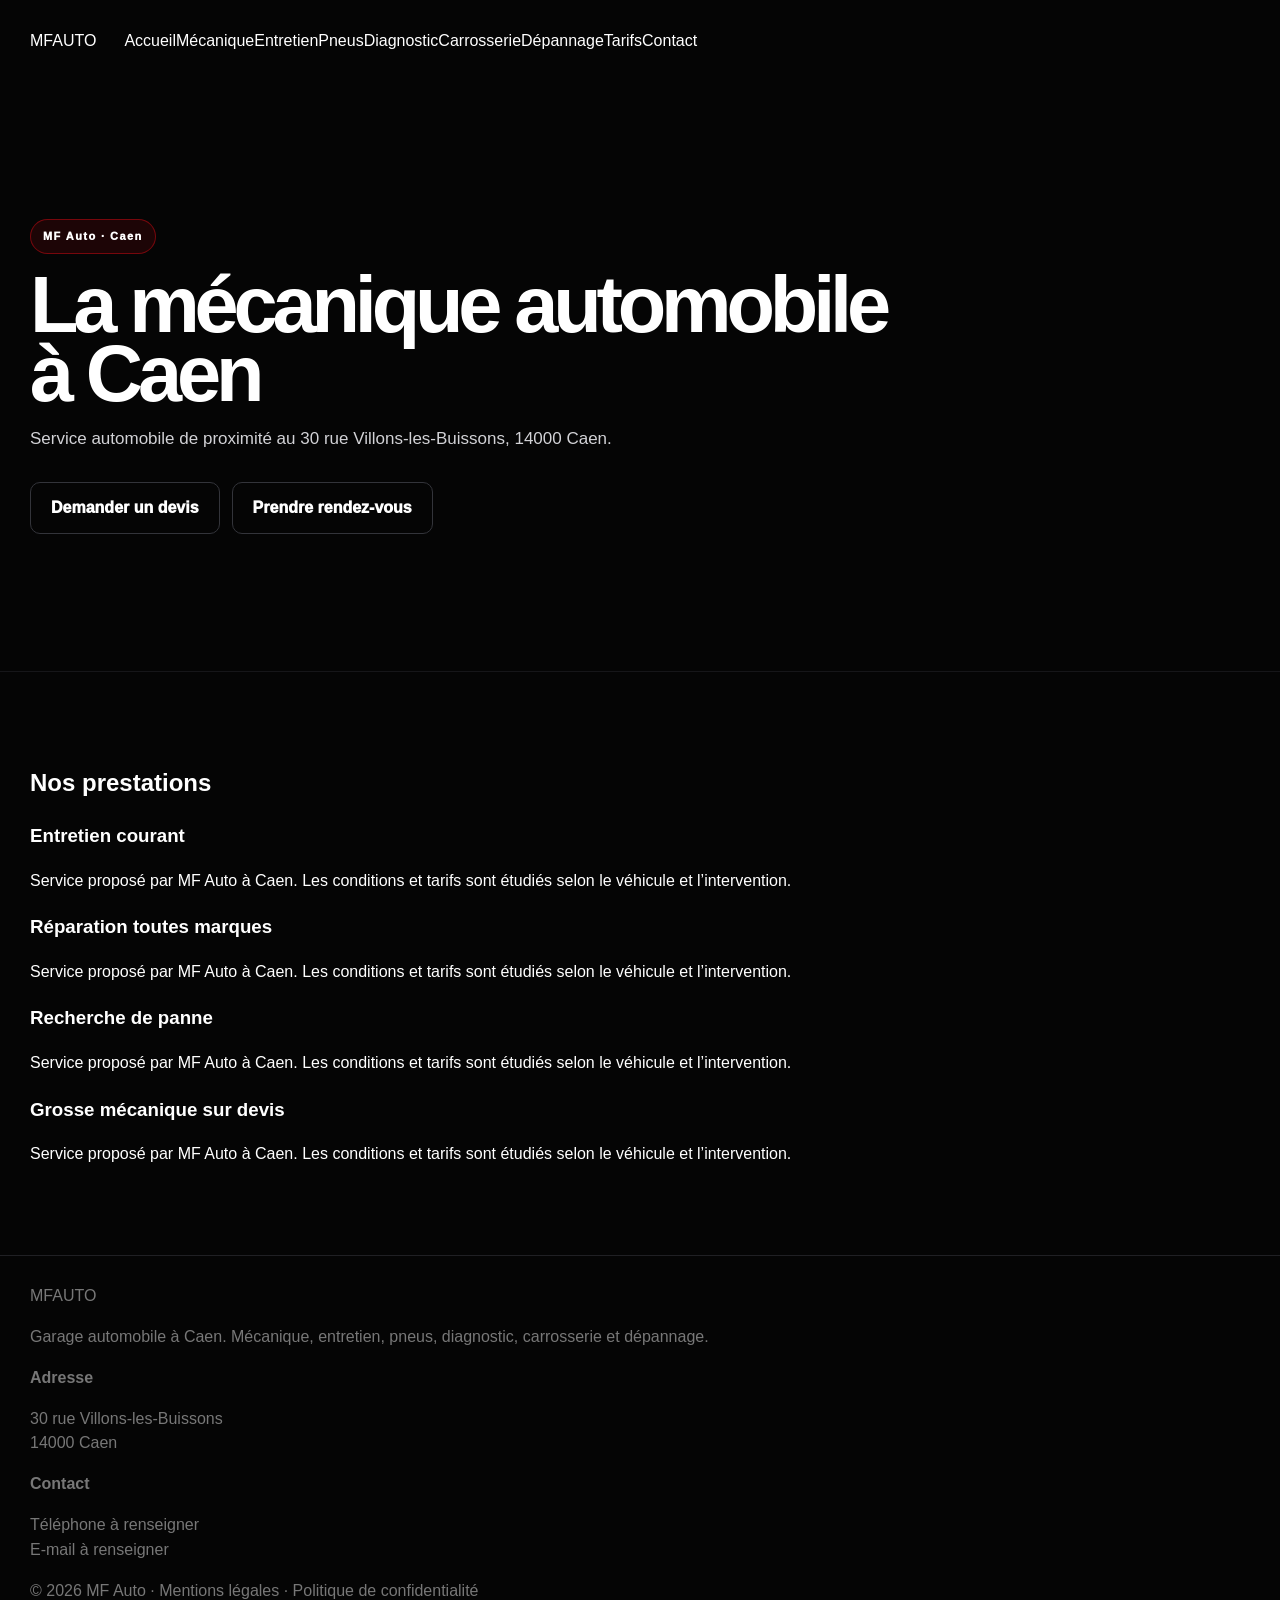
<file: mecanique.html>
<!doctype html><html lang="fr"><head><meta charset="utf-8"><meta name="viewport" content="width=device-width,initial-scale=1"><title>Mécanique automobile à Caen | MF Auto</title><meta name="description" content="Mécanique automobile toutes marques à Caen : entretien, réparation, recherche de panne et grosse mécanique."><link rel="stylesheet" href="styles.css"><script type="application/ld+json">{
"@context":"https://schema.org","@type":"AutoRepair","name":"MF Auto","url":"https://mfauto-caen.fr/","telephone":"","address":{"@type":"PostalAddress","streetAddress":"30 rue Villons-les-Buissons","postalCode":"14000","addressLocality":"Caen","addressCountry":"FR"},"areaServed":["Caen","Calvados"]
}</script></head>
<body><header><div class="container nav"><a class="logo" href="index.html">MF<span>AUTO</span></a><nav>
<a href="index.html">Accueil</a><a href="mecanique.html">Mécanique</a><a href="entretien.html">Entretien</a><a href="pneus.html">Pneus</a><a href="diagnostic.html">Diagnostic</a><a href="carrosserie.html">Carrosserie</a><a href="depannage.html">Dépannage</a><a href="tarifs.html">Tarifs</a><a href="contact.html">Contact</a>
</nav></div></header>
<main><section class="hero"><div class="container"><div class="eyebrow">MF Auto · Caen</div><h1>La mécanique automobile à Caen</h1><p>Service automobile de proximité au 30 rue Villons-les-Buissons, 14000 Caen.</p><div class="actions"><a class="btn" href="contact.html">Demander un devis</a><a class="btn secondary" href="contact.html">Prendre rendez-vous</a></div></div></section><section><div class="container"><h2 class="section-title">Nos prestations</h2><div class="grid"><div class="card"><h3>Entretien courant</h3><p>Service proposé par MF Auto à Caen. Les conditions et tarifs sont étudiés selon le véhicule et l’intervention.</p></div><div class="card"><h3>Réparation toutes marques</h3><p>Service proposé par MF Auto à Caen. Les conditions et tarifs sont étudiés selon le véhicule et l’intervention.</p></div><div class="card"><h3>Recherche de panne</h3><p>Service proposé par MF Auto à Caen. Les conditions et tarifs sont étudiés selon le véhicule et l’intervention.</p></div><div class="card"><h3>Grosse mécanique sur devis</h3><p>Service proposé par MF Auto à Caen. Les conditions et tarifs sont étudiés selon le véhicule et l’intervention.</p></div></div></div></section></main><footer><div class="container footer-grid"><div><div class="logo">MF<span>AUTO</span></div><p>Garage automobile à Caen. Mécanique, entretien, pneus, diagnostic, carrosserie et dépannage.</p></div><div><strong>Adresse</strong><p>30 rue Villons-les-Buissons<br>14000 Caen</p></div><div><strong>Contact</strong><p>Téléphone à renseigner<br>E-mail à renseigner</p></div></div><div class="container"><p class="small">© 2026 MF Auto · Mentions légales · Politique de confidentialité</p></div></footer></body></html>
</file>
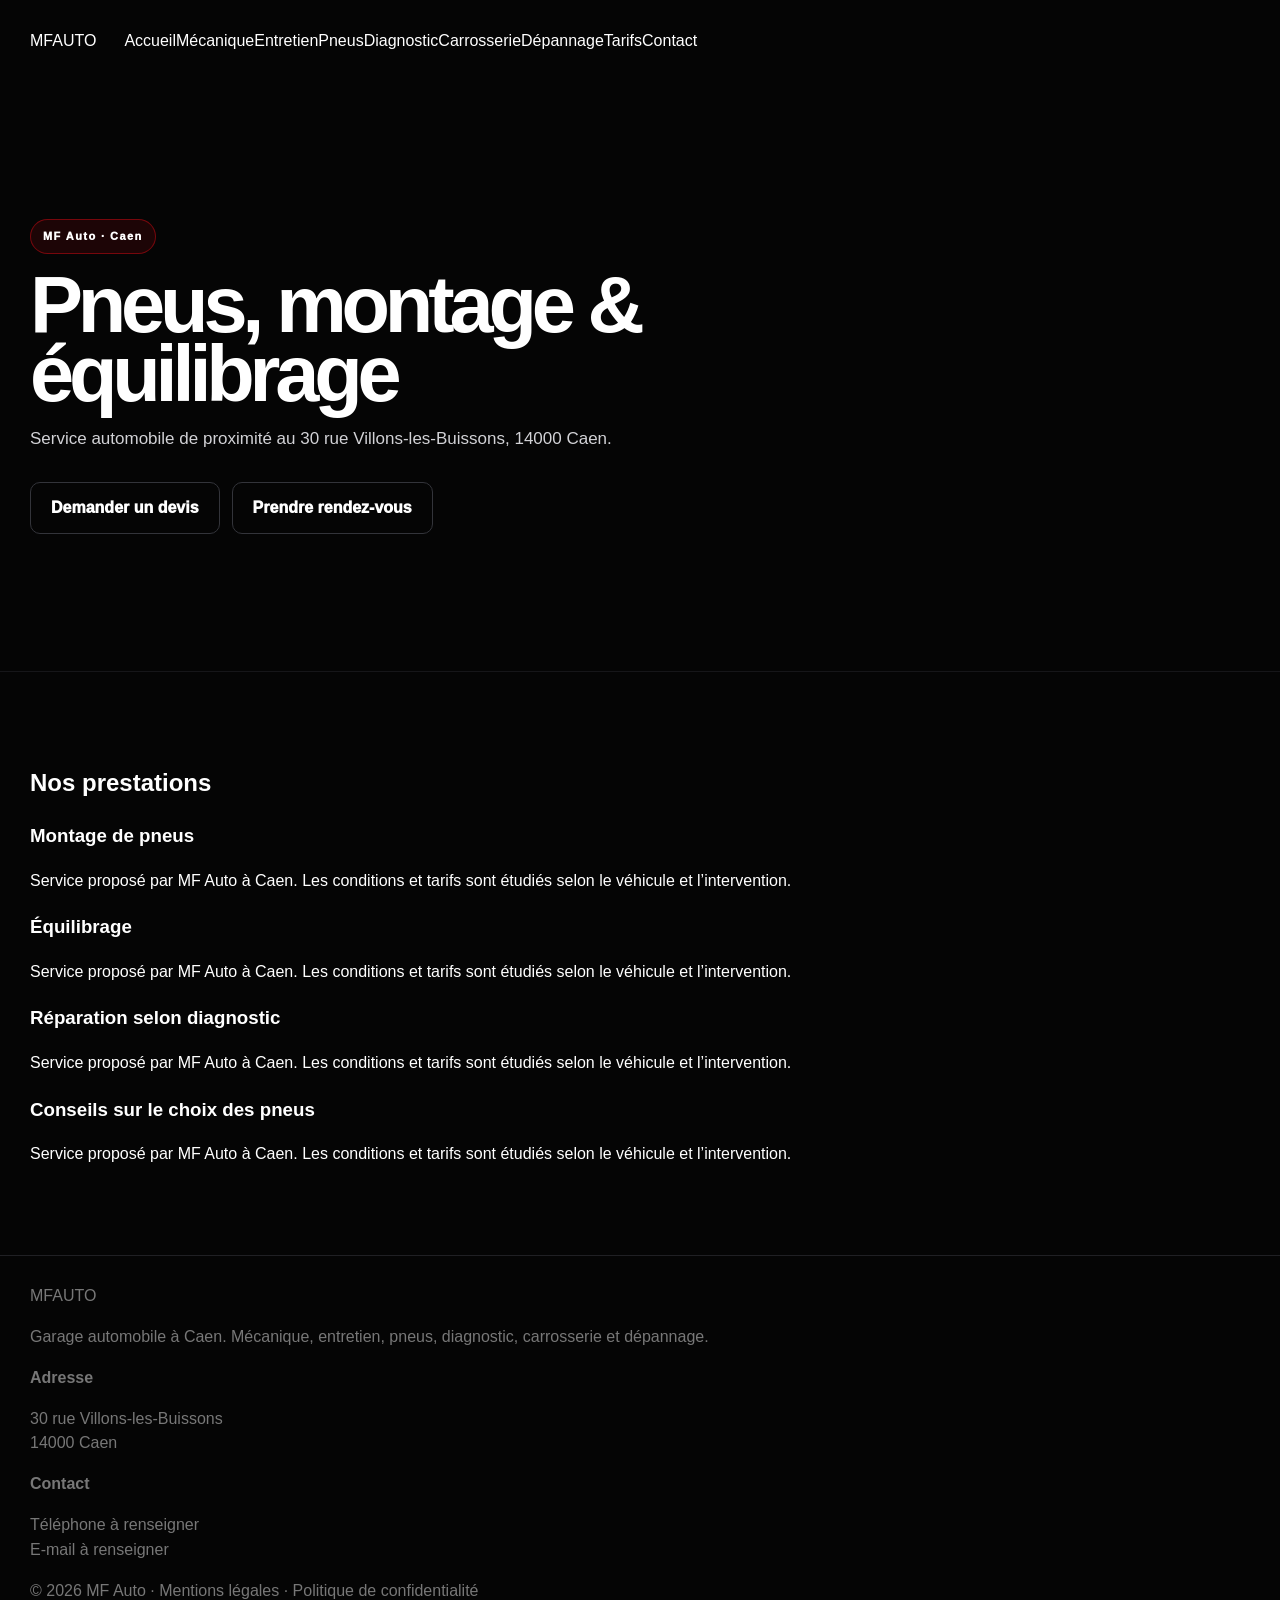
<file: pneus.html>
<!doctype html><html lang="fr"><head><meta charset="utf-8"><meta name="viewport" content="width=device-width,initial-scale=1"><title>Pneus, montage et équilibrage à Caen | MF Auto</title><meta name="description" content="Montage, équilibrage, réparation et entretien des pneus à Caen."><link rel="stylesheet" href="styles.css"><script type="application/ld+json">{
"@context":"https://schema.org","@type":"AutoRepair","name":"MF Auto","url":"https://mfauto-caen.fr/","telephone":"","address":{"@type":"PostalAddress","streetAddress":"30 rue Villons-les-Buissons","postalCode":"14000","addressLocality":"Caen","addressCountry":"FR"},"areaServed":["Caen","Calvados"]
}</script></head>
<body><header><div class="container nav"><a class="logo" href="index.html">MF<span>AUTO</span></a><nav>
<a href="index.html">Accueil</a><a href="mecanique.html">Mécanique</a><a href="entretien.html">Entretien</a><a href="pneus.html">Pneus</a><a href="diagnostic.html">Diagnostic</a><a href="carrosserie.html">Carrosserie</a><a href="depannage.html">Dépannage</a><a href="tarifs.html">Tarifs</a><a href="contact.html">Contact</a>
</nav></div></header>
<main><section class="hero"><div class="container"><div class="eyebrow">MF Auto · Caen</div><h1>Pneus, montage & équilibrage</h1><p>Service automobile de proximité au 30 rue Villons-les-Buissons, 14000 Caen.</p><div class="actions"><a class="btn" href="contact.html">Demander un devis</a><a class="btn secondary" href="contact.html">Prendre rendez-vous</a></div></div></section><section><div class="container"><h2 class="section-title">Nos prestations</h2><div class="grid"><div class="card"><h3>Montage de pneus</h3><p>Service proposé par MF Auto à Caen. Les conditions et tarifs sont étudiés selon le véhicule et l’intervention.</p></div><div class="card"><h3>Équilibrage</h3><p>Service proposé par MF Auto à Caen. Les conditions et tarifs sont étudiés selon le véhicule et l’intervention.</p></div><div class="card"><h3>Réparation selon diagnostic</h3><p>Service proposé par MF Auto à Caen. Les conditions et tarifs sont étudiés selon le véhicule et l’intervention.</p></div><div class="card"><h3>Conseils sur le choix des pneus</h3><p>Service proposé par MF Auto à Caen. Les conditions et tarifs sont étudiés selon le véhicule et l’intervention.</p></div></div></div></section></main><footer><div class="container footer-grid"><div><div class="logo">MF<span>AUTO</span></div><p>Garage automobile à Caen. Mécanique, entretien, pneus, diagnostic, carrosserie et dépannage.</p></div><div><strong>Adresse</strong><p>30 rue Villons-les-Buissons<br>14000 Caen</p></div><div><strong>Contact</strong><p>Téléphone à renseigner<br>E-mail à renseigner</p></div></div><div class="container"><p class="small">© 2026 MF Auto · Mentions légales · Politique de confidentialité</p></div></footer></body></html>
</file>
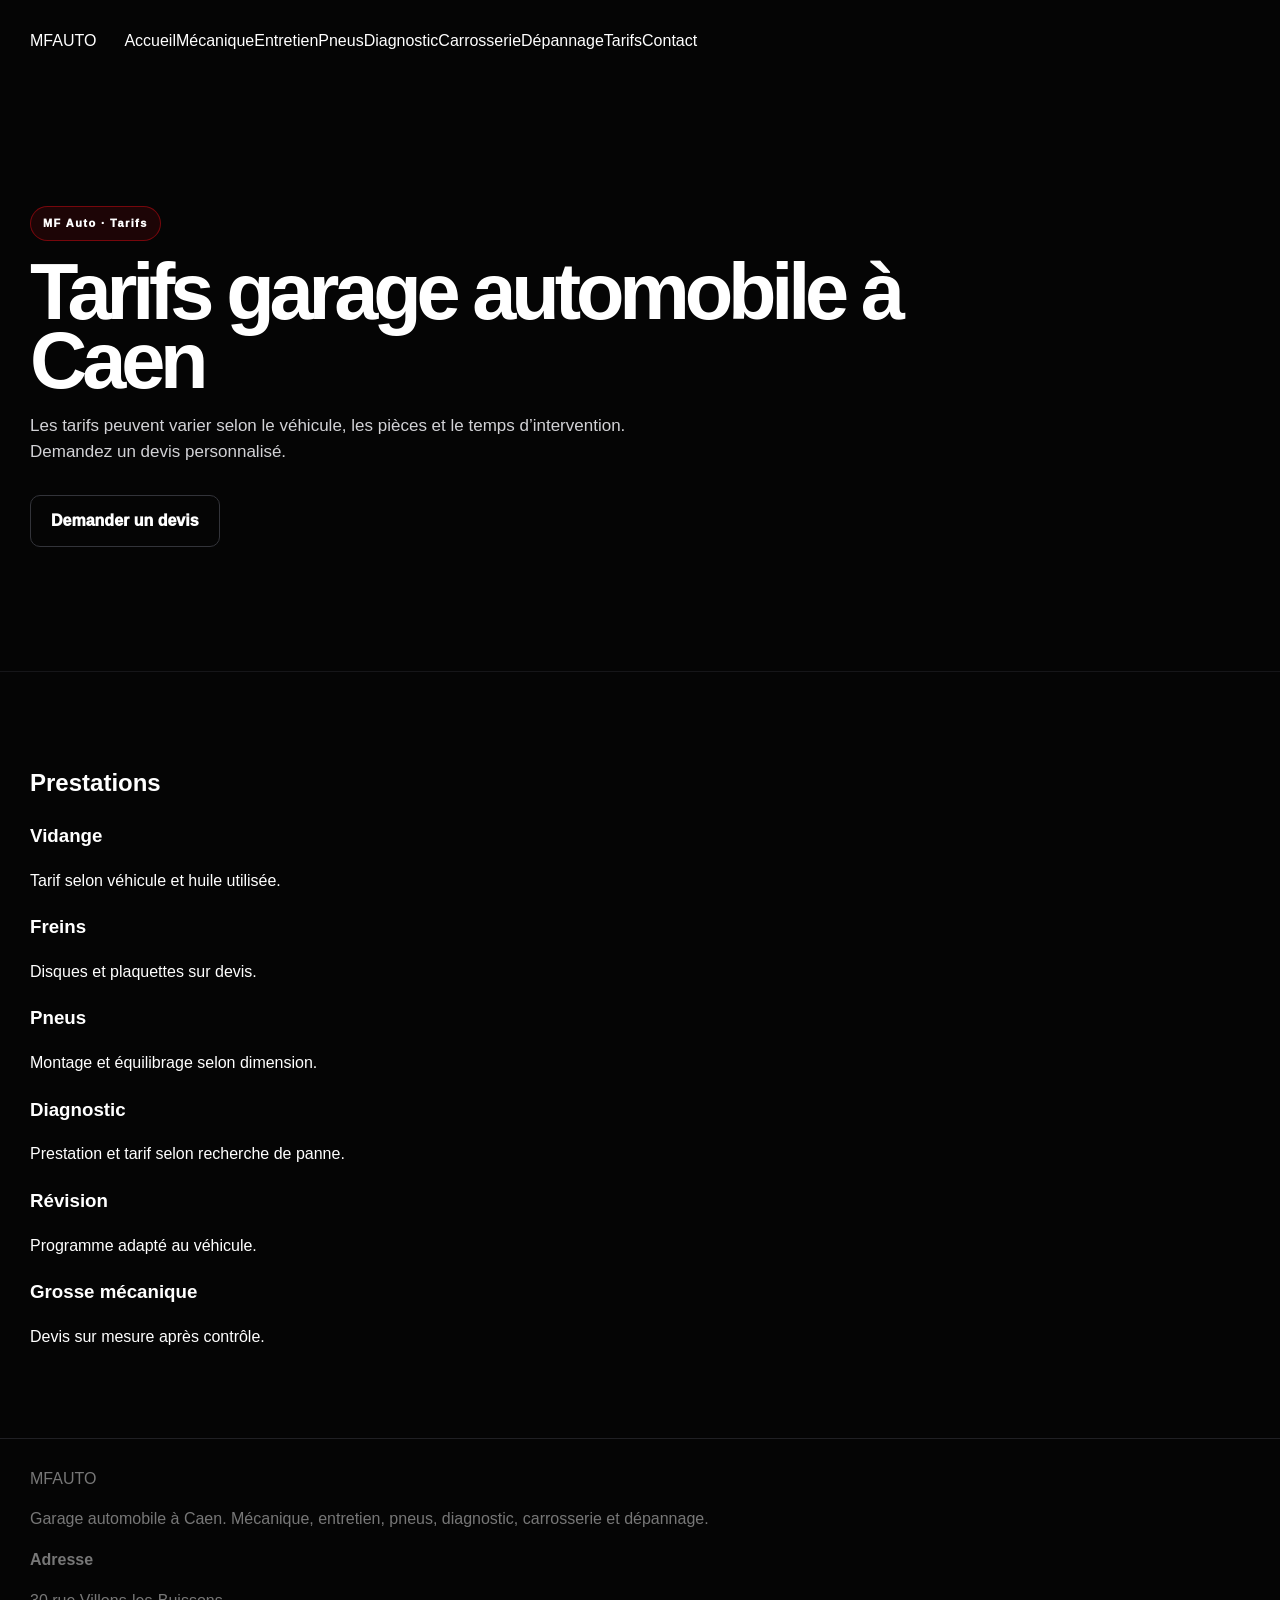
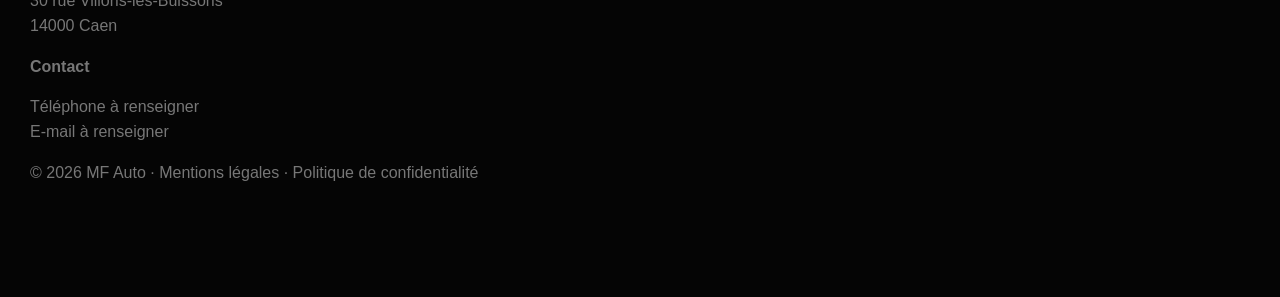
<file: tarifs.html>
<!doctype html><html lang="fr"><head><meta charset="utf-8"><meta name="viewport" content="width=device-width,initial-scale=1"><title>Tarifs garage automobile à Caen | MF Auto</title><meta name="description" content="Tarifs et demandes de devis pour les prestations automobiles MF Auto à Caen."><link rel="stylesheet" href="styles.css"><script type="application/ld+json">{
"@context":"https://schema.org","@type":"AutoRepair","name":"MF Auto","url":"https://mfauto-caen.fr/","telephone":"","address":{"@type":"PostalAddress","streetAddress":"30 rue Villons-les-Buissons","postalCode":"14000","addressLocality":"Caen","addressCountry":"FR"},"areaServed":["Caen","Calvados"]
}</script></head>
<body><header><div class="container nav"><a class="logo" href="index.html">MF<span>AUTO</span></a><nav>
<a href="index.html">Accueil</a><a href="mecanique.html">Mécanique</a><a href="entretien.html">Entretien</a><a href="pneus.html">Pneus</a><a href="diagnostic.html">Diagnostic</a><a href="carrosserie.html">Carrosserie</a><a href="depannage.html">Dépannage</a><a href="tarifs.html">Tarifs</a><a href="contact.html">Contact</a>
</nav></div></header>
<main><section class="hero"><div class="container"><div class="eyebrow">MF Auto · Tarifs</div><h1>Tarifs garage automobile à Caen</h1><p>Les tarifs peuvent varier selon le véhicule, les pièces et le temps d’intervention. Demandez un devis personnalisé.</p><div class="actions"><a class="btn" href="contact.html">Demander un devis</a></div></div></section>
<section><div class="container"><h2 class="section-title">Prestations</h2><div class="grid"><div class="card"><h3>Vidange</h3><p>Tarif selon véhicule et huile utilisée.</p></div><div class="card"><h3>Freins</h3><p>Disques et plaquettes sur devis.</p></div><div class="card"><h3>Pneus</h3><p>Montage et équilibrage selon dimension.</p></div><div class="card"><h3>Diagnostic</h3><p>Prestation et tarif selon recherche de panne.</p></div><div class="card"><h3>Révision</h3><p>Programme adapté au véhicule.</p></div><div class="card"><h3>Grosse mécanique</h3><p>Devis sur mesure après contrôle.</p></div></div></div></section></main><footer><div class="container footer-grid"><div><div class="logo">MF<span>AUTO</span></div><p>Garage automobile à Caen. Mécanique, entretien, pneus, diagnostic, carrosserie et dépannage.</p></div><div><strong>Adresse</strong><p>30 rue Villons-les-Buissons<br>14000 Caen</p></div><div><strong>Contact</strong><p>Téléphone à renseigner<br>E-mail à renseigner</p></div></div><div class="container"><p class="small">© 2026 MF Auto · Mentions légales · Politique de confidentialité</p></div></footer></body></html>
</file>
<file: styles.css>
:root{--red:#e50914;--red2:#ff2732;--black:#050505;--deep:#080809;--panel:#101012;--line:#27272c;--white:#fff;--muted:#a9a9b0;--max:1220px;--shadow:0 30px 90px rgba(0,0,0,.5)}
*{box-sizing:border-box}html{scroll-behavior:smooth;scroll-padding-top:100px}body{margin:0;background:var(--black);color:#fff;font-family:Inter,Arial,Helvetica,sans-serif;line-height:1.55;overflow-x:hidden}a{color:inherit;text-decoration:none}img{max-width:100%;display:block}.container{width:min(var(--max),calc(100% - 40px));margin:auto}
.topbar{background:#070707;border-bottom:1px solid #1e1e22;color:#cfcfd4;font-size:13px}.topbar-in{display:flex;justify-content:space-between;gap:18px;padding:9px 0}.topbar a{font-weight:850}.topbar i{color:#555;font-style:normal;margin:0 7px}
.site-header{position:sticky;top:0;z-index:50;background:rgba(5,5,5,.86);backdrop-filter:blur(18px);border-bottom:1px solid rgba(255,255,255,.08)}.nav{height:82px;display:flex;align-items:center;gap:28px}.brand{width:185px;height:58px;overflow:hidden;border-radius:10px;background:#000;display:block;flex:none}.brand img{width:100%;height:100%;object-fit:cover;object-position:top center}.navlinks{display:flex;gap:24px;align-items:center;margin-left:auto}.navlinks a{font-size:13px;font-weight:900;color:#d8d8dc;position:relative}.navlinks a:after{content:"";position:absolute;left:0;bottom:-8px;width:0;height:2px;background:var(--red);transition:.2s}.navlinks a:hover:after{width:100%}.navcta{background:var(--red);padding:13px 17px;border-radius:9px;font-weight:950;box-shadow:0 12px 30px rgba(229,9,20,.22);white-space:nowrap}.navcta span{margin-left:8px}
.hero{position:relative;min-height:760px;display:flex;align-items:center;overflow:hidden;border-bottom:1px solid #161619}.hero-bg{position:absolute;inset:0;background:linear-gradient(90deg,rgba(0,0,0,.96) 0%,rgba(0,0,0,.80) 37%,rgba(0,0,0,.34) 72%,rgba(0,0,0,.55) 100%),url('garage-wide.jpg') center/cover no-repeat;transform:scale(1.02)}.hero-grid{position:absolute;inset:0;background-image:linear-gradient(rgba(255,255,255,.035) 1px,transparent 1px),linear-gradient(90deg,rgba(255,255,255,.035) 1px,transparent 1px);background-size:70px 70px;mask-image:linear-gradient(to right,rgba(0,0,0,.45),transparent 75%)}.hero-content{position:relative;z-index:2;display:grid;grid-template-columns:1.3fr .7fr;gap:70px;align-items:center}.hero-copy{padding:80px 0 125px}.eyebrow{display:inline-flex;align-items:center;gap:9px;border:1px solid rgba(229,9,20,.45);background:rgba(229,9,20,.11);padding:8px 12px;border-radius:999px;font-size:11px;font-weight:950;letter-spacing:.13em}.dot,.live-dot{width:7px;height:7px;border-radius:50%;background:var(--red);box-shadow:0 0 0 5px rgba(229,9,20,.12)}.hero h1{font-size:clamp(58px,8vw,112px);line-height:.87;letter-spacing:-.065em;margin:22px 0 25px;max-width:900px}.hero h1 em{font-style:normal;color:var(--red)}.hero p{max-width:710px;color:#d2d2d6;font-size:20px}.hero p strong{color:#fff}.actions{display:flex;flex-wrap:wrap;gap:12px;margin-top:30px}.btn{min-height:52px;padding:0 20px;display:inline-flex;align-items:center;justify-content:center;border-radius:10px;font-weight:950;border:1px solid #33343a;transition:.2s}.btn:hover{transform:translateY(-2px)}.btn.red{background:var(--red);border-color:var(--red);box-shadow:0 14px 35px rgba(229,9,20,.24)}.btn.glass{background:rgba(255,255,255,.06);border-color:rgba(255,255,255,.2);backdrop-filter:blur(12px)}.btn.outline{background:transparent;border-color:#46464d}.btn.white{background:#fff;color:#050505;border-color:#fff}.hero-points{display:flex;flex-wrap:wrap;gap:20px;margin-top:30px;color:#ddd;font-size:13px;font-weight:800}.hero-side{display:flex;justify-content:flex-end}.hero-card{width:min(330px,100%);background:linear-gradient(145deg,rgba(13,13,15,.88),rgba(5,5,5,.66));border:1px solid rgba(255,255,255,.15);box-shadow:var(--shadow);padding:28px;border-radius:18px;backdrop-filter:blur(14px)}.mini-label{color:var(--red);font-size:11px;font-weight:1000;letter-spacing:.18em}.hero-card strong{display:block;font-size:31px;line-height:1.02;margin-top:12px;letter-spacing:-.04em}.hero-card strong b{color:var(--red)}.hero-card-line{height:3px;background:var(--red);width:48px;margin:22px 0}.hero-card small{display:block;color:#aaa;margin-bottom:16px}.hero-card a{font-size:20px;font-weight:950}.hero-bottom{position:absolute;bottom:0;left:0;right:0;z-index:4;background:rgba(5,5,5,.72);border-top:1px solid rgba(255,255,255,.1);backdrop-filter:blur(15px)}.statbar{display:grid;grid-template-columns:repeat(5,1fr)}.statbar div{padding:17px 18px;border-right:1px solid rgba(255,255,255,.08);display:flex;gap:12px;align-items:center}.statbar div:first-child{border-left:1px solid rgba(255,255,255,.08)}.statbar b{color:var(--red);font-size:12px}.statbar span{font-size:12px;font-weight:850;color:#ddd}
section{padding:105px 0}.section-kicker{color:var(--red);font-size:11px;font-weight:1000;letter-spacing:.16em;text-transform:uppercase;margin-bottom:12px}.section-head{display:flex;justify-content:space-between;align-items:end;gap:40px;margin-bottom:42px}.section-head h2,.offer-head h2,.showcase h2,.final-cta h2{font-size:clamp(42px,6vw,72px);line-height:.92;letter-spacing:-.055em;margin:0}.section-head p{max-width:570px;color:var(--muted);margin:0}.section-head h2:after{content:"";display:block;width:62px;height:4px;background:var(--red);margin-top:18px}
.offer-section{background:radial-gradient(circle at 80% 20%,rgba(229,9,20,.11),transparent 32%),#070708}.offer-head{display:grid;grid-template-columns:1fr .8fr;gap:70px;align-items:end;margin-bottom:38px}.offer-head h2 span,.showcase h2 span{color:var(--red)}.offer-intro{color:#bfc0c5}.offer-intro p{margin:0 0 18px}.countline{display:flex;align-items:center;gap:10px;font-weight:900;color:#fff}.offer-panel{display:grid;grid-template-columns:1fr 1.1fr;min-height:560px;border:1px solid #3c1115;border-radius:24px;overflow:hidden;background:#0b0b0d;box-shadow:var(--shadow)}.offer-photo{position:relative;min-height:560px}.offer-photo img{width:100%;height:100%;object-fit:cover}.offer-photo:after{content:"";position:absolute;inset:0;background:linear-gradient(90deg,transparent 50%,rgba(8,8,9,.9) 100%),linear-gradient(0deg,rgba(0,0,0,.35),transparent 45%)}.photo-badge{position:absolute;z-index:2;left:28px;top:28px;background:var(--red);padding:12px 15px;text-align:center;font-weight:1000;line-height:.9;border-radius:8px;box-shadow:0 12px 30px rgba(229,9,20,.28)}.photo-badge strong{font-size:24px}.offer-content{padding:48px}.offer-tag{display:inline-block;padding:7px 10px;background:#21090c;border:1px solid #68151c;color:#ff5a61;border-radius:6px;font-size:10px;font-weight:1000;letter-spacing:.1em}.offer-content h3{font-size:42px;line-height:1;margin:17px 0 9px;letter-spacing:-.045em}.muted{color:#a8a8ae}.deal-list{display:grid;grid-template-columns:1fr 1fr;gap:8px;margin:24px 0}.deal-list div{padding:13px;background:#121214;border:1px solid #25252a;border-radius:9px;display:flex;justify-content:space-between;gap:12px;align-items:center}.deal-list span{font-size:13px;color:#d0d0d4}.deal-list b{white-space:nowrap}.deal-list del{font-size:11px;color:#777;margin-left:4px}
.services-section{background:#050505}.services-grid{display:grid;grid-template-columns:repeat(4,1fr);gap:14px}.service{position:relative;padding:28px;background:linear-gradient(150deg,#121214,#0a0a0c);border:1px solid #24252a;border-radius:16px;min-height:265px;overflow:hidden;transition:.22s}.service:hover{transform:translateY(-5px);border-color:#6a171d;box-shadow:0 20px 55px rgba(0,0,0,.3)}.service.feature{background:linear-gradient(150deg,#26070a,#0c0c0e);border-color:#61151b}.service-no{position:absolute;right:18px;top:18px;color:#48484e;font-weight:1000;font-size:12px}.service-icon{width:52px;height:52px;border-radius:13px;background:rgba(229,9,20,.12);border:1px solid rgba(229,9,20,.3);display:grid;place-items:center;font-size:25px}.service h3{font-size:23px;margin:20px 0 7px}.service p{color:#a7a7ad;font-size:14px;margin:0 0 20px}.service a{position:absolute;bottom:22px;color:#fff;font-weight:900;font-size:13px}.service a span{color:var(--red);margin-left:6px}
.showcase-section{background:linear-gradient(180deg,#09090a,#050505)}.showcase{display:grid;grid-template-columns:.85fr 1.15fr;gap:55px;align-items:center}.showcase-copy p{color:#aaa;max-width:560px;font-size:17px}.trust-grid{display:grid;grid-template-columns:1fr 1fr;gap:10px;margin:28px 0}.trust-grid div{display:flex;gap:10px;align-items:center;padding:12px;background:#101012;border:1px solid #25252a;border-radius:9px;font-weight:800;font-size:13px}.trust-grid b{color:var(--red)}.showcase-photo{position:relative;border-radius:22px;overflow:hidden;border:1px solid #2a2a2f;min-height:540px}.showcase-photo img{width:100%;height:540px;object-fit:cover}.photo-caption{position:absolute;left:20px;right:20px;bottom:20px;background:rgba(5,5,5,.78);backdrop-filter:blur(12px);border:1px solid rgba(255,255,255,.12);padding:15px 17px;border-radius:10px;display:flex;justify-content:space-between;gap:15px;align-items:center}.photo-caption strong{font-size:18px}.photo-caption span{color:#bbb;font-size:12px}
.gallery-section{background:#080809}.gallery{display:grid;grid-template-columns:1.5fr .75fr .75fr;gap:14px}.gallery figure{margin:0;position:relative;min-height:360px;border-radius:16px;overflow:hidden;border:1px solid #25252a;background:#0c0c0e}.gallery figure.large{min-height:480px}.gallery img{width:100%;height:100%;position:absolute;inset:0;object-fit:cover;transition:.4s}.gallery figure:hover img{transform:scale(1.04)}.gallery figure:after{content:"";position:absolute;inset:0;background:linear-gradient(0deg,rgba(0,0,0,.75),transparent 45%)}.gallery figcaption{position:absolute;z-index:2;left:18px;bottom:16px;font-weight:900}
.pricing-section{background:#050505}.price-table-wrap{overflow:auto;border:1px solid #2a2a2e;border-radius:16px}.price-table{width:100%;border-collapse:collapse;min-width:760px}.price-table th,.price-table td{padding:17px 18px;text-align:left;border-bottom:1px solid #25252a}.price-table th{background:#141416;color:#d7d7db;font-size:12px;text-transform:uppercase;letter-spacing:.06em}.price-table th.promo-col{background:var(--red);color:#fff}.price-table td:nth-child(2){font-weight:1000;color:#fff;background:rgba(229,9,20,.035)}.price-table td:nth-child(3){color:#8e8e95}.price-table tr:last-child td{border-bottom:0}.price-note{margin-top:12px;color:#777;font-size:12px}
.final-cta{padding:75px 0;background:linear-gradient(110deg,#be050d,#670006 55%,#140003)}.final-cta-inner{display:flex;justify-content:space-between;align-items:center;gap:35px}.final-cta h2{font-size:clamp(42px,6vw,68px)}.final-cta p{color:#efc7c9;margin:12px 0 0}.final-cta .actions{margin-top:0}
.contact-section{background:#080809}.contact-grid{display:grid;grid-template-columns:1.05fr .95fr;gap:16px}.contact-card{background:#101012;border:1px solid #27272c;border-radius:18px;padding:30px}.contact-title{font-size:23px;font-weight:950;margin-bottom:20px}.form{display:grid;gap:12px}.form-two{display:grid;grid-template-columns:1fr 1fr;gap:12px}.form input,.form select,.form textarea{width:100%;background:#070708;color:#fff;border:1px solid #303038;border-radius:10px;padding:14px;font:inherit;outline:none}.form input:focus,.form select:focus,.form textarea:focus{border-color:var(--red)}.form textarea{min-height:145px;resize:vertical}.contact-info .info-block{padding:18px 0;border-bottom:1px solid #25252a;display:flex;flex-direction:column;gap:5px}.contact-info .info-block:last-child{border-bottom:0}.info-block small{color:#777;font-size:10px;font-weight:1000;letter-spacing:.13em}.info-block strong,.info-block a{font-size:19px;font-weight:950}.info-block span{color:#b0b0b6;font-size:14px}.text-link{color:#ff4b53!important;font-size:13px!important;margin-top:7px}.mobile-actions{display:none}
footer{padding:28px 0 95px;border-top:1px solid #202024;color:#777}.footerline{display:flex;justify-content:space-between;gap:20px;flex-wrap:wrap}.footerline strong{color:#fff}
.offer-expired{display:none}
@media(max-width:1000px){.navlinks{display:none}.hero-content{grid-template-columns:1fr}.hero-side{display:none}.services-grid{grid-template-columns:1fr 1fr}.offer-head,.offer-panel,.showcase,.contact-grid{grid-template-columns:1fr}.offer-photo{min-height:350px}.offer-content{padding:34px}.gallery{grid-template-columns:1fr 1fr}.gallery figure.large{grid-column:1/-1}.final-cta-inner{flex-direction:column;align-items:flex-start}.final-cta .actions{margin-top:5px}.statbar{grid-template-columns:repeat(3,1fr)}.statbar div:nth-child(n+4){display:none}}
@media(max-width:620px){.container{width:calc(100% - 24px)}.topbar-in{display:block;line-height:1.8}.topbar-in span{display:block}.nav{height:70px}.brand{width:145px;height:50px}.navcta{padding:11px 12px;font-size:12px}.hero{min-height:720px}.hero-copy{padding:75px 0 125px}.hero h1{font-size:57px}.hero p{font-size:17px}.hero-points{display:grid;grid-template-columns:1fr 1fr;gap:10px;font-size:12px}.statbar{grid-template-columns:1fr 1fr}.statbar div:nth-child(3){display:none}.section-head{display:block}.section-head p{margin-top:15px}.services-grid{grid-template-columns:1fr}.offer-head{gap:25px}.offer-head h2{font-size:46px}.offer-photo{min-height:260px}.deal-list{grid-template-columns:1fr}.offer-content{padding:25px}.offer-content h3{font-size:34px}.showcase{gap:30px}.showcase-photo,.showcase-photo img{min-height:330px;height:330px}.trust-grid{grid-template-columns:1fr}.gallery{grid-template-columns:1fr}.gallery figure.large{grid-column:auto}.gallery figure,.gallery figure.large{min-height:300px}.form-two{grid-template-columns:1fr}.final-cta{padding:60px 0}.final-cta h2{font-size:43px}.contact-card{padding:22px}.mobile-actions{position:fixed;z-index:60;bottom:0;left:0;right:0;display:grid;grid-template-columns:1fr 1fr;background:#09090a;border-top:1px solid #2a2a2e;box-shadow:0 -12px 30px rgba(0,0,0,.4)}.mobile-actions a{padding:14px;text-align:center;font-weight:950;font-size:13px}.mobile-actions a+ a{background:var(--red)}footer{padding-bottom:85px}}

/* MF AUTO — compact premium layout */
.hero{min-height:590px}
.hero-copy{padding:62px 0 92px}
.hero-content{gap:48px}
.hero h1{font-size:clamp(50px,6.2vw,82px);margin:16px 0 18px}
.hero p{font-size:17px;max-width:650px}
.hero-points{margin-top:22px;gap:14px}
.hero-card{padding:22px;width:min(300px,100%)}
.hero-card strong{font-size:27px}
.hero-card-line{margin:16px 0}
.hero-bottom .statbar div{padding:13px 15px}
section{padding:72px 0}
.section-head{margin-bottom:28px}
.section-head h2,.offer-head h2,.showcase h2,.final-cta h2{font-size:clamp(36px,4.6vw,58px)}
.offer-head{gap:45px;margin-bottom:28px}
.offer-panel{min-height:390px;border-radius:18px}
.offer-photo{min-height:390px}
.offer-content{padding:32px}
.offer-content h3{font-size:34px;margin:13px 0 8px}
.deal-list{margin:17px 0;gap:6px}
.deal-list div{padding:10px 12px}
.services-grid{gap:11px}
.service{min-height:205px;padding:22px}
.service h3{font-size:20px;margin:15px 0 6px}
.service p{font-size:13px;margin-bottom:14px}
.service-icon{width:46px;height:46px;font-size:22px}
.showcase{gap:42px}
.showcase-photo{min-height:390px}
.showcase-photo img{height:390px}
.trust-grid{margin:20px 0}
.gallery{gap:11px}
.gallery figure{min-height:250px}
.gallery figure.large{min-height:330px}
.price-table th,.price-table td{padding:13px 15px}
.final-cta{padding:58px 0}
.contact-card{padding:24px}

@media(max-width:1000px){
  .hero{min-height:540px}
  .hero-copy{padding:54px 0 88px}
  .offer-photo{min-height:280px}
  .offer-panel{min-height:0}
  .showcase-photo,.showcase-photo img{min-height:330px;height:330px}
}
@media(max-width:620px){
  .topbar{display:none}
  .nav{height:64px}
  .brand{width:132px;height:44px}
  .navcta{padding:10px 11px;font-size:11px}
  .hero{min-height:500px}
  .hero-copy{padding:46px 0 78px}
  .hero h1{font-size:45px;line-height:.9;margin:14px 0 15px}
  .hero p{font-size:15px;line-height:1.45}
  .actions{margin-top:20px;gap:8px}
  .btn{min-height:46px;padding:0 15px;font-size:13px}
  .hero-points{margin-top:16px;gap:7px;font-size:11px}
  .statbar div{padding:10px 11px!important}
  .statbar span{font-size:10px}
  section{padding:50px 0}
  .section-head h2,.offer-head h2,.showcase h2,.final-cta h2{font-size:36px}
  .section-head{margin-bottom:22px}
  .offer-head{gap:16px;margin-bottom:20px}
  .offer-panel{border-radius:14px}
  .offer-photo{min-height:185px;max-height:185px}
  .photo-badge{left:14px;top:14px;padding:8px 10px;font-size:12px}
  .photo-badge strong{font-size:18px}
  .offer-content{padding:19px}
  .offer-content h3{font-size:29px}
  .deal-list{margin:14px 0}
  .deal-list div{padding:9px 10px}
  .deal-list span{font-size:12px}
  .deal-list b{font-size:12px}
  .deal-list del{font-size:9px}
  .services-grid{gap:8px}
  .service{min-height:150px;padding:17px;border-radius:12px}
  .service-icon{width:40px;height:40px;font-size:19px;border-radius:10px}
  .service h3{font-size:18px;margin:10px 0 4px}
  .service p{font-size:12px;line-height:1.4;margin-bottom:10px}
  .service a{bottom:14px;font-size:11px}
  .showcase{gap:22px}
  .showcase-photo,.showcase-photo img{min-height:230px;height:230px;border-radius:14px}
  .photo-caption{left:10px;right:10px;bottom:10px;padding:10px 12px}
  .photo-caption strong{font-size:14px}
  .photo-caption span{font-size:10px}
  .gallery{gap:8px}
  .gallery figure,.gallery figure.large{min-height:190px;border-radius:12px}
  .gallery figcaption{left:12px;bottom:11px;font-size:12px}
  .price-table-wrap{border-radius:12px}
  .price-table th,.price-table td{padding:10px 11px;font-size:11px}
  .final-cta{padding:45px 0}
  .contact-card{padding:18px;border-radius:14px}
  .form input,.form select,.form textarea{padding:12px}
}
</file>
